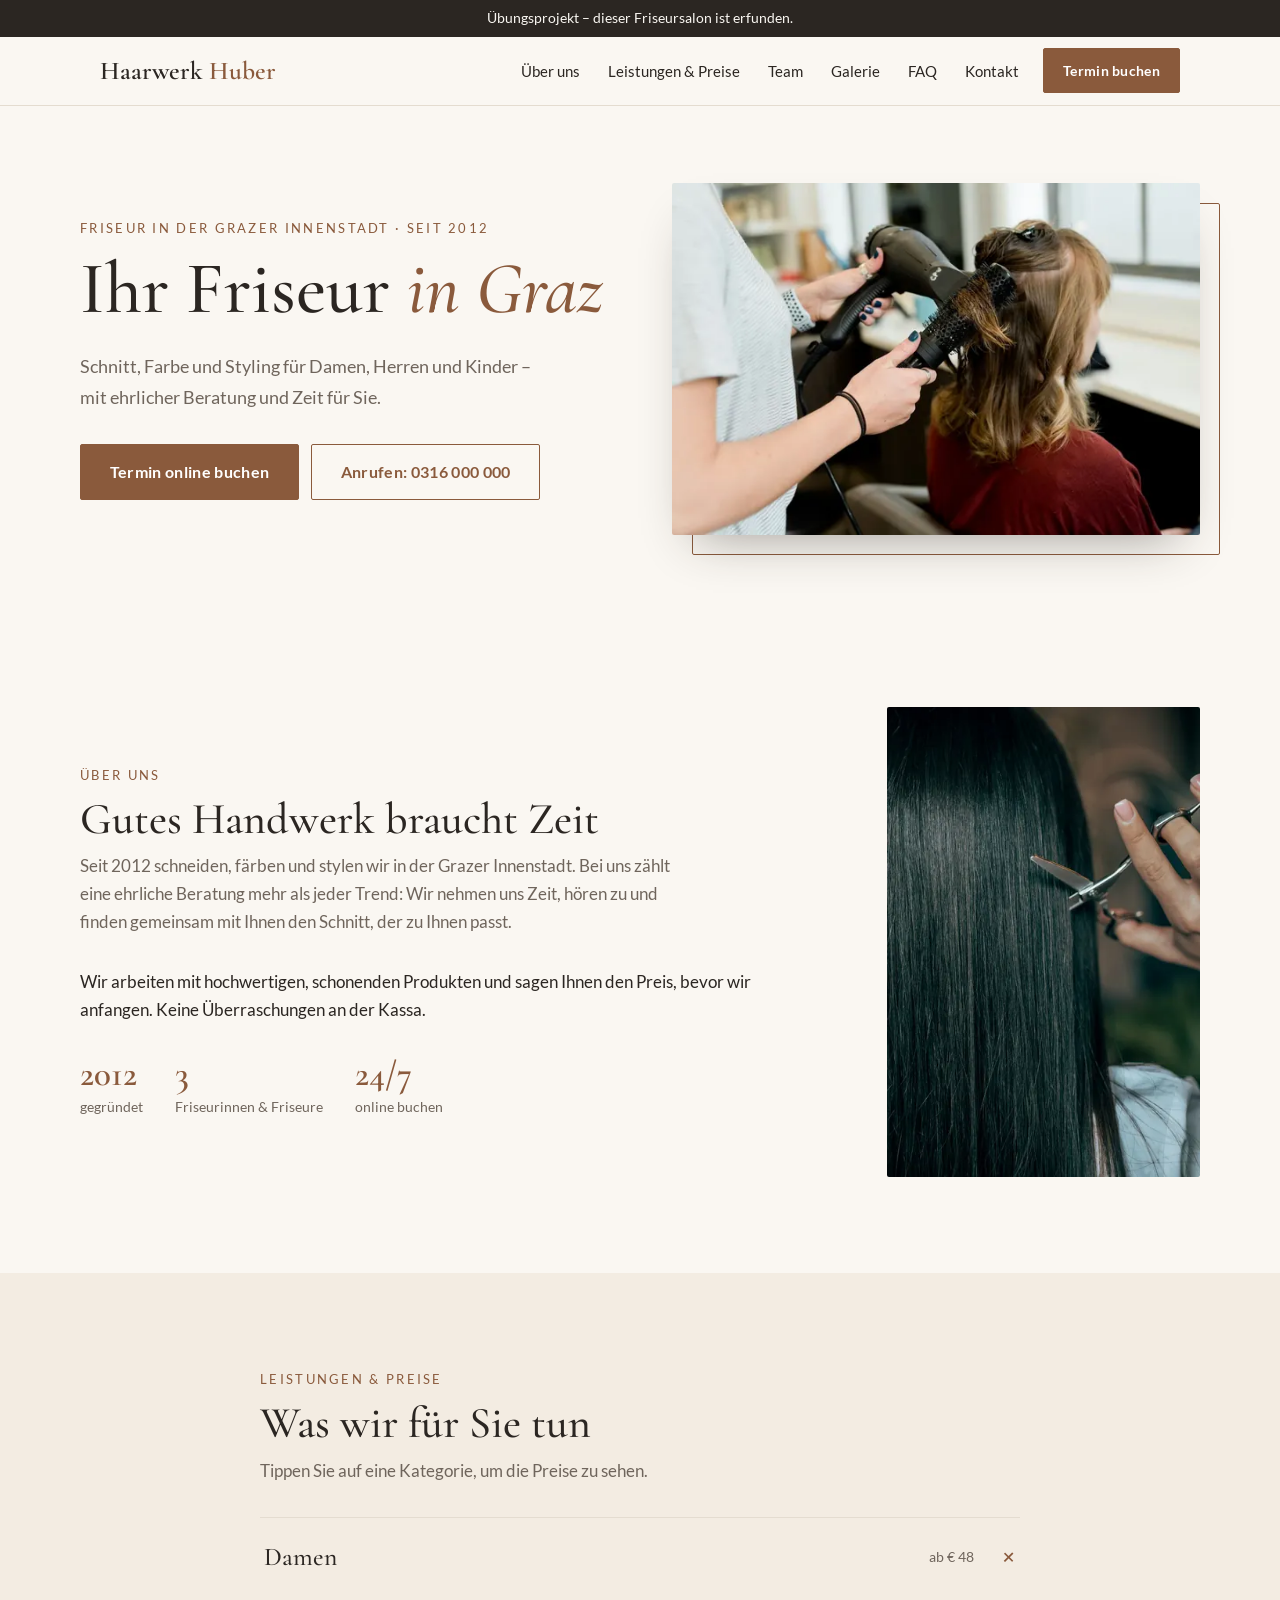
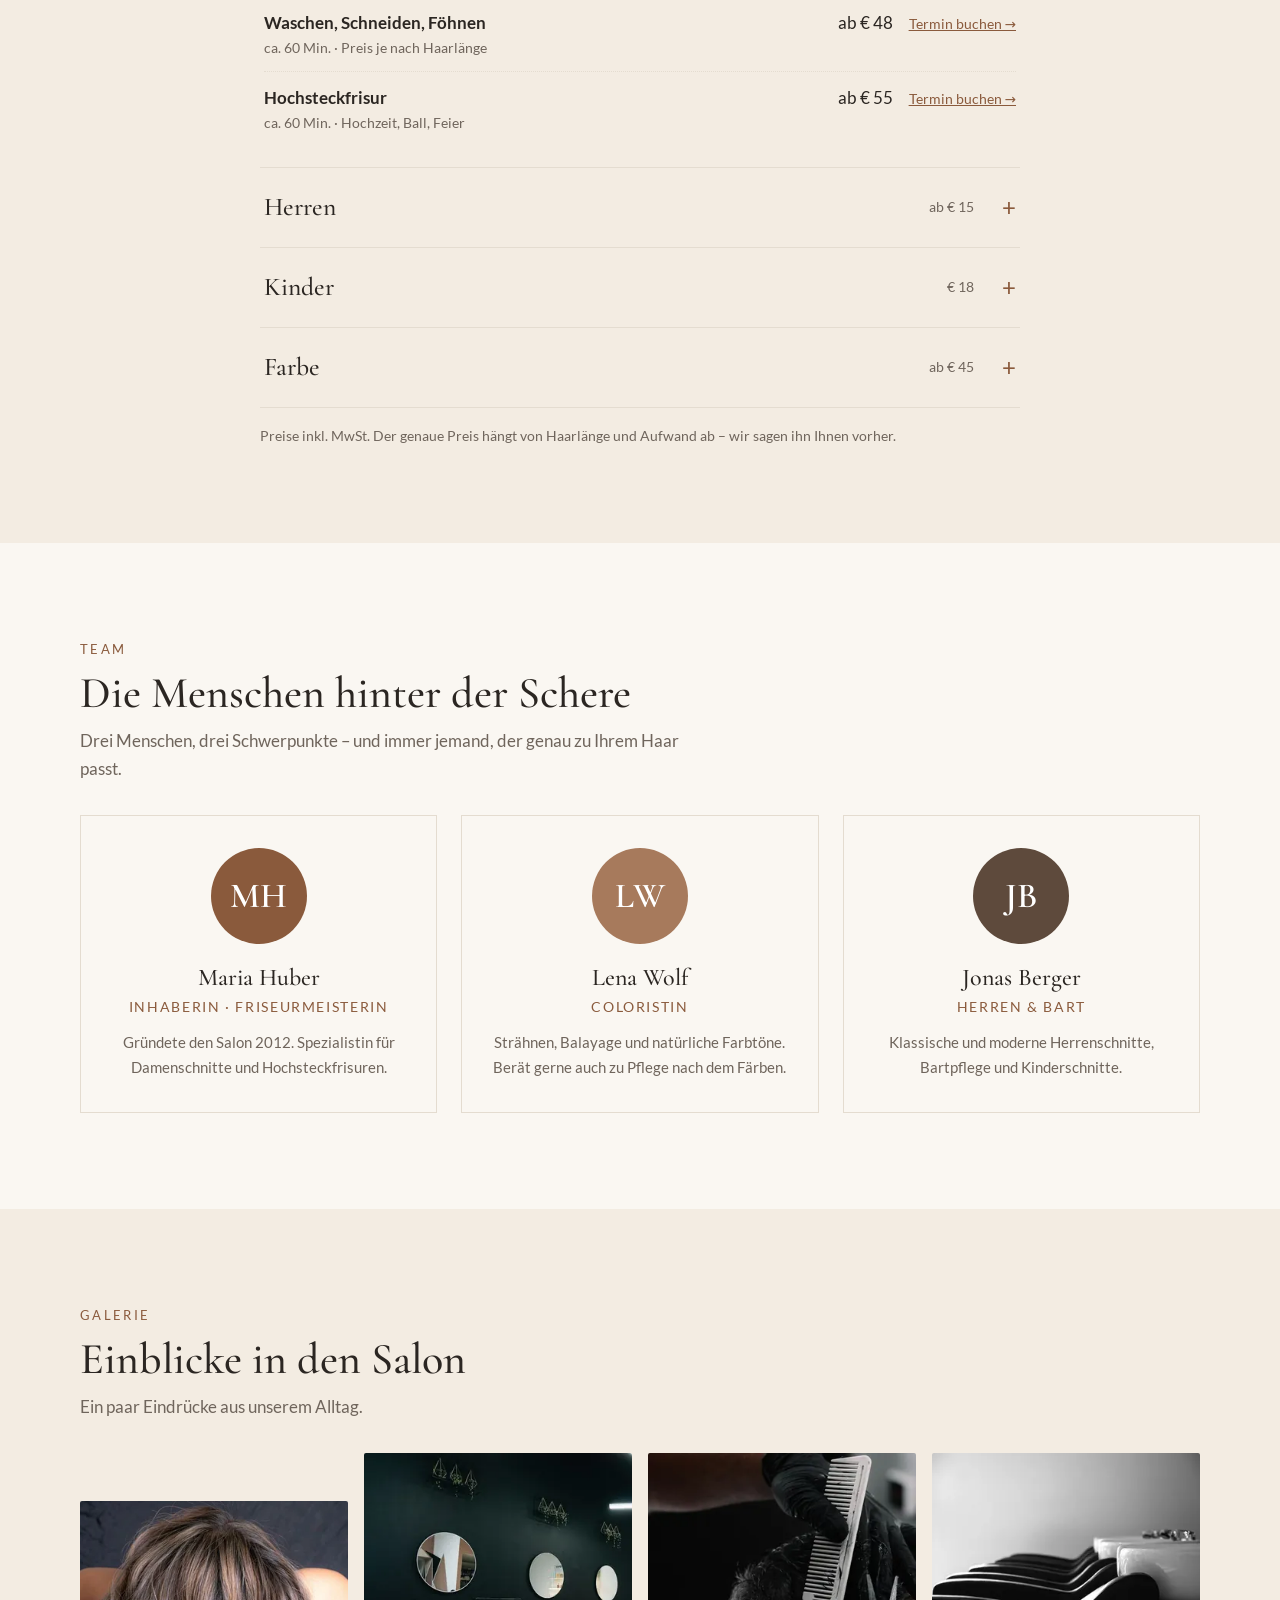
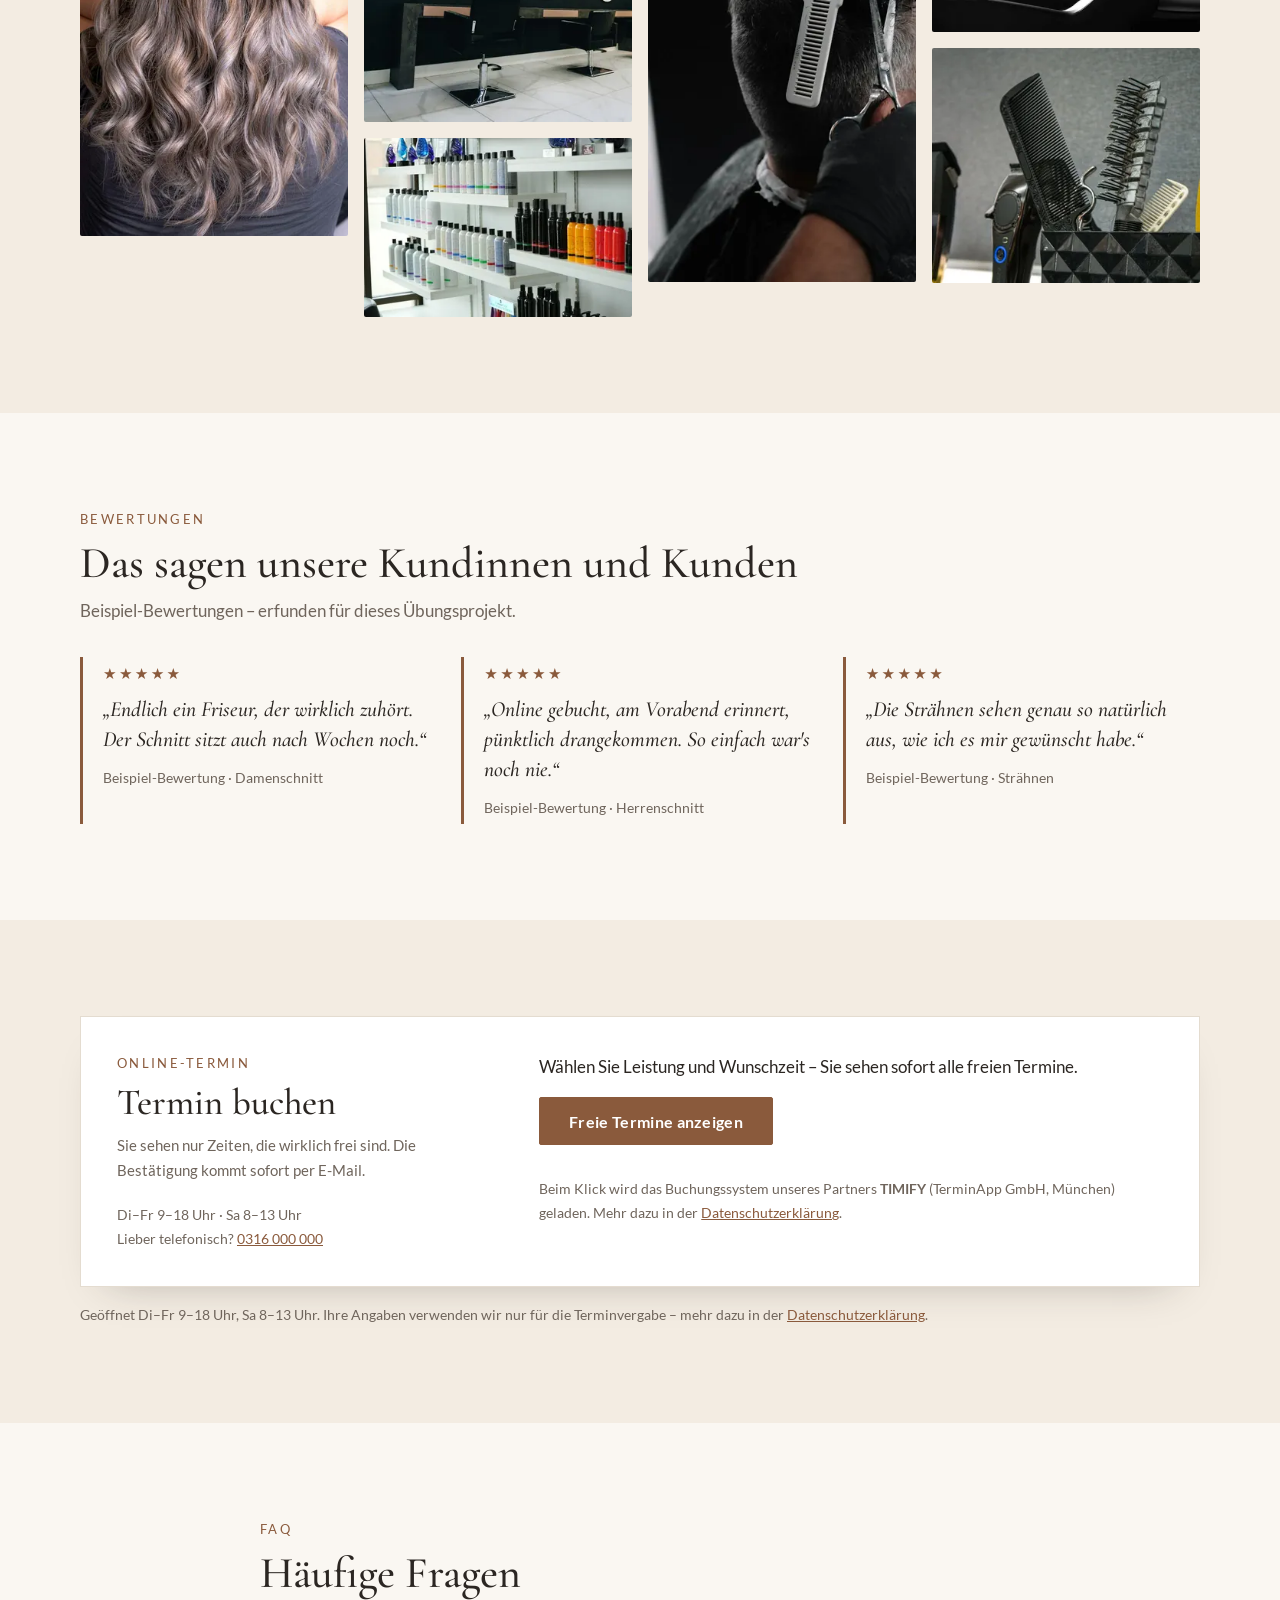
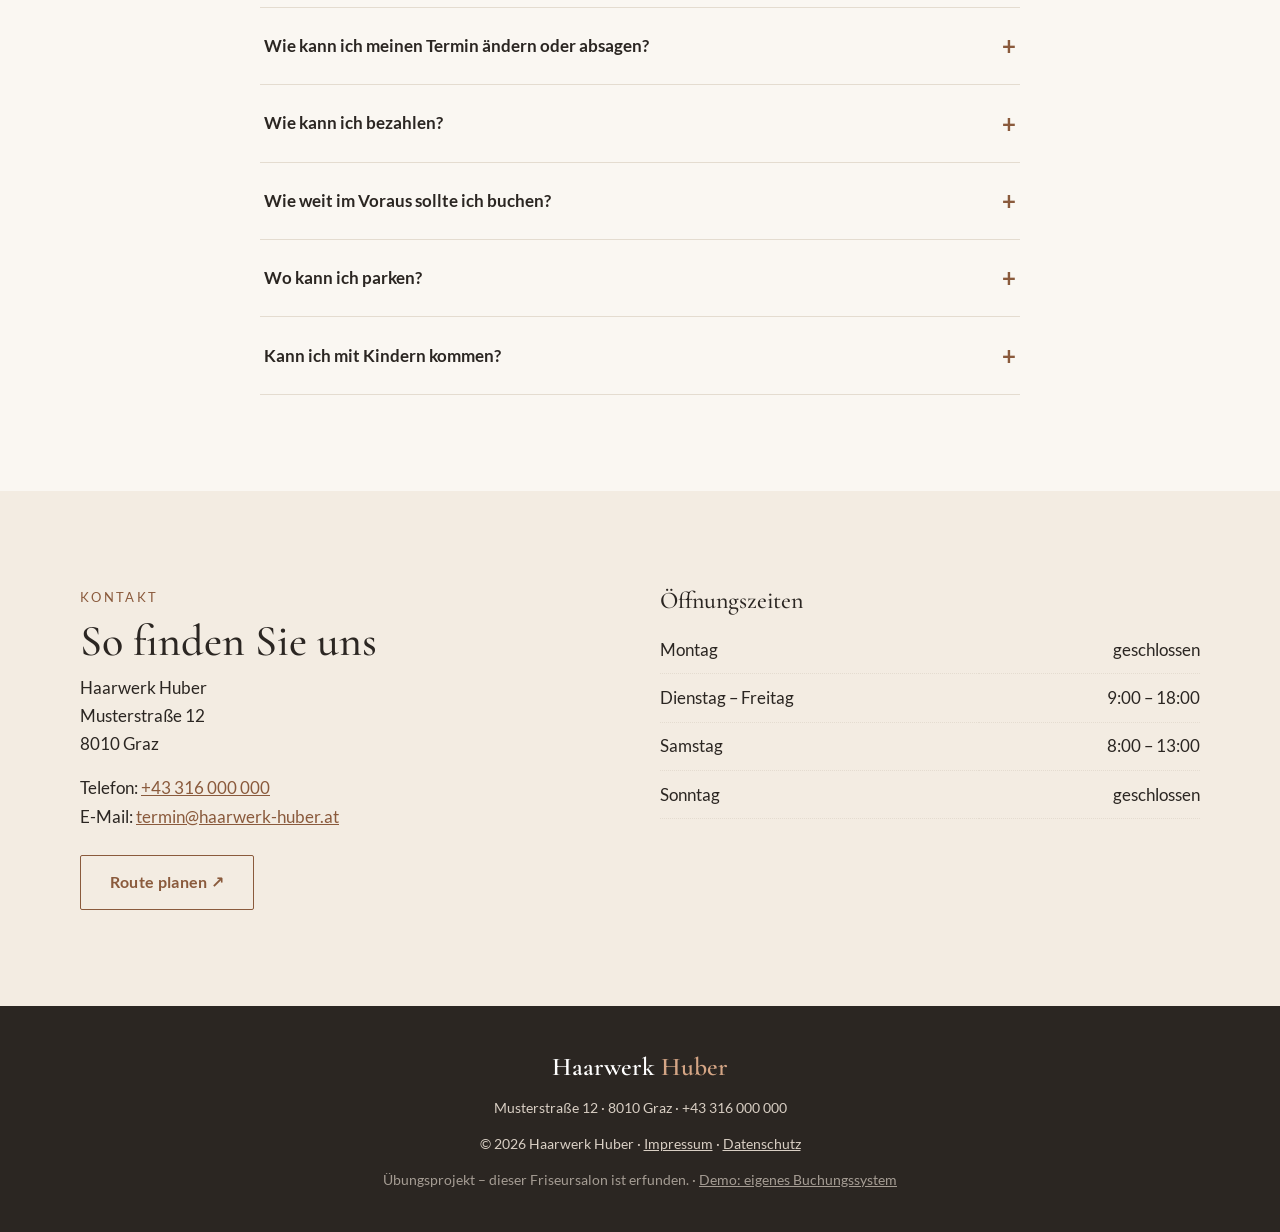
<file: index.html>
<!DOCTYPE html>
<html lang="de">
<head>
  <meta charset="UTF-8">
  <meta name="viewport" content="width=device-width, initial-scale=1.0">
  <title>Haarwerk Huber – Friseur in Graz | Termin online buchen</title>
  <meta name="description" content="Friseur in der Grazer Innenstadt für Damen, Herren und Kinder: Schnitt, Farbe, Styling. Freie Termine sofort sehen und online buchen.">
  <!-- Übungsprojekt: Google soll den erfundenen Salon NICHT in die Suche aufnehmen. Für einen echten Kunden diese Zeile löschen. -->
  <meta name="robots" content="noindex">
  <link rel="canonical" href="https://haarwerk-huber.pages.dev/">
  <meta name="theme-color" content="#faf7f2">

  <!-- Link-Vorschau (WhatsApp, Instagram, Facebook, LinkedIn …) -->
  <meta property="og:type" content="website">
  <meta property="og:locale" content="de_AT">
  <meta property="og:site_name" content="Haarwerk Huber">
  <meta property="og:title" content="Haarwerk Huber – Ihr Friseur in Graz">
  <meta property="og:description" content="Schnitt, Farbe und Styling für Damen, Herren und Kinder. Termin online buchen.">
  <meta property="og:url" content="https://haarwerk-huber.pages.dev/">
  <meta property="og:image" content="https://haarwerk-huber.pages.dev/img/og-image.jpg">
  <meta property="og:image:width" content="1200">
  <meta property="og:image:height" content="630">
  <meta property="og:image:alt" content="Haarwerk Huber, Friseur in Graz – Friseurin föhnt einer Kundin die Haare">
  <meta name="twitter:card" content="summary_large_image">

  <!-- Für Google: Was ist das für ein Geschäft? (schema.org "HairSalon") -->
  <script type="application/ld+json">
{
  "@context": "https://schema.org",
  "@type": "HairSalon",
  "name": "Haarwerk Huber",
  "description": "Friseur in der Grazer Innenstadt für Damen, Herren und Kinder: Schnitt, Farbe, Styling. Termin online buchen.",
  "url": "https://haarwerk-huber.pages.dev/",
  "image": "https://haarwerk-huber.pages.dev/img/og-image.jpg",
  "logo": "https://haarwerk-huber.pages.dev/apple-touch-icon.png",
  "telephone": "+43 316 000 000",
  "email": "termin@haarwerk-huber.at",
  "priceRange": "€€",
  "currenciesAccepted": "EUR",
  "paymentAccepted": "Bargeld, Bankomatkarte, Kreditkarte",
  "foundingDate": "2012",
  "address": {
    "@type": "PostalAddress",
    "streetAddress": "Musterstraße 12",
    "postalCode": "8010",
    "addressLocality": "Graz",
    "addressRegion": "Steiermark",
    "addressCountry": "AT"
  },
  "openingHoursSpecification": [
    {
      "@type": "OpeningHoursSpecification",
      "dayOfWeek": [
        "Tuesday",
        "Wednesday",
        "Thursday",
        "Friday"
      ],
      "opens": "09:00",
      "closes": "18:00"
    },
    {
      "@type": "OpeningHoursSpecification",
      "dayOfWeek": "Saturday",
      "opens": "08:00",
      "closes": "13:00"
    }
  ],
  "potentialAction": {
    "@type": "ReserveAction",
    "target": "https://haarwerk-huber.pages.dev/#termin",
    "name": "Termin online buchen"
  }
}
  </script>
  <link rel="preload" href="fonts/cormorant-garamond-latin-500-normal.woff2" as="font" type="font/woff2" crossorigin>
  <script>document.documentElement.classList.add('js');</script>
  <link rel="icon" href="favicon.ico?v=2" sizes="any">
  <link rel="icon" href="favicon-32.png?v=2" type="image/png" sizes="32x32">
  <link rel="apple-touch-icon" href="apple-touch-icon.png?v=2">
  <link rel="manifest" href="site.webmanifest?v=2">
  <link rel="stylesheet" href="style.css">
</head>
<body>

  <div class="notice">Übungsprojekt – dieser Friseursalon ist erfunden.</div>

  <header class="site-header">
    <div class="inner">
      <a class="logo" href="#top">Haarwerk <span>Huber</span></a>
      <nav class="site-nav" id="site-nav" aria-label="Hauptmenü">
        <ul>
          <li><a href="#ueber-uns">Über uns</a></li>
          <li><a href="#preise">Leistungen &amp; Preise</a></li>
          <li><a href="#team">Team</a></li>
          <li><a href="#galerie">Galerie</a></li>
          <li><a href="#faq">FAQ</a></li>
          <li><a href="#kontakt">Kontakt</a></li>
        </ul>
      </nav>
      <button class="menu-toggle" type="button" aria-controls="site-nav" aria-expanded="false" aria-label="Menü öffnen">☰</button>
      <a class="button header-cta" href="#termin"><span class="long">Termin buchen</span><span class="short">Buchen</span></a>
    </div>
  </header>

  <main id="top">

    <section class="hero">
      <div class="inner">
        <div>
          <span class="eyebrow" data-intro>Friseur in der Grazer Innenstadt · seit 2012</span>
          <h1 data-intro style="--delay:.1s">Ihr Friseur <em>in Graz</em></h1>
          <p data-intro style="--delay:.2s">Schnitt, Farbe und Styling für Damen, Herren und Kinder – mit ehrlicher Beratung und Zeit für Sie.</p>
          <div class="actions" data-intro style="--delay:.3s">
            <a class="button" href="#termin">Termin online buchen</a>
            <a class="button secondary" href="tel:+43316000000">Anrufen: 0316 000 000</a>
          </div>
        </div>
        <figure class="hero-photo" data-intro style="--delay:.25s">
          <img src="img/hero-1200.webp" srcset="img/hero-600.webp 600w, img/hero-1200.webp 1200w" sizes="(max-width: 860px) 100vw, 540px" alt="Friseurin föhnt einer Kundin die Haare mit der Rundbürste" width="1200" height="801" fetchpriority="high">
        </figure>
      </div>
    </section>

    <section class="section" id="ueber-uns">
      <div class="container split">
        <div>
          <span class="eyebrow" data-reveal>Über uns</span>
          <h2 data-reveal>Gutes Handwerk braucht Zeit</h2>
          <p class="lead">Seit 2012 schneiden, färben und stylen wir in der Grazer Innenstadt. Bei uns zählt eine ehrliche Beratung mehr als jeder Trend: Wir nehmen uns Zeit, hören zu und finden gemeinsam mit Ihnen den Schnitt, der zu Ihnen passt.</p>
          <p>Wir arbeiten mit hochwertigen, schonenden Produkten und sagen Ihnen den Preis, bevor wir anfangen. Keine Überraschungen an der Kassa.</p>
          <div class="facts" data-reveal style="--delay:.1s">
            <div><strong>2012</strong><span>gegründet</span></div>
            <div><strong>3</strong><span>Friseurinnen &amp; Friseure</span></div>
            <div><strong>24/7</strong><span>online buchen</span></div>
          </div>
        </div>
        <img src="img/ueber-uns-800.webp" srcset="img/ueber-uns-400.webp 400w, img/ueber-uns-800.webp 800w" sizes="(max-width: 760px) 280px, 360px" alt="Schere schneidet langes dunkles Haar" width="800" height="1200" loading="lazy" data-reveal style="--delay:.15s">
      </div>
    </section>

    <section class="section alt" id="preise">
      <div class="narrow">
        <span class="eyebrow">Leistungen &amp; Preise</span>
        <h2 data-reveal>Was wir für Sie tun</h2>
        <p class="lead">Tippen Sie auf eine Kategorie, um die Preise zu sehen.</p>
        <div class="accordion" data-reveal>
        <details open>
          <summary>Damen <span class="from">ab € 48</span></summary>
          <div class="panel">
            <div class="price-row">
              <span class="name">Waschen, Schneiden, Föhnen<span class="meta">ca. 60 Min. · Preis je nach Haarlänge</span></span>
              <span class="price">ab € 48</span>
              <a class="book" href="#termin" data-service="Damen – Waschen, Schneiden, Föhnen">Termin buchen →</a>
            </div>
            <div class="price-row">
              <span class="name">Hochsteckfrisur<span class="meta">ca. 60 Min. · Hochzeit, Ball, Feier</span></span>
              <span class="price">ab € 55</span>
              <a class="book" href="#termin" data-service="Hochsteckfrisur">Termin buchen →</a>
            </div>
          </div>
        </details>
        <details>
          <summary>Herren <span class="from">ab € 15</span></summary>
          <div class="panel">
            <div class="price-row">
              <span class="name">Waschen, Schneiden, Styling<span class="meta">ca. 30 Min.</span></span>
              <span class="price">€ 29</span>
              <a class="book" href="#termin" data-service="Herren – Waschen, Schneiden, Styling">Termin buchen →</a>
            </div>
            <div class="price-row">
              <span class="name">Bart trimmen<span class="meta">ca. 15 Min. · Konturen und Pflege</span></span>
              <span class="price">€ 15</span>
              <a class="book" href="#termin" data-service="Bart trimmen">Termin buchen →</a>
            </div>
          </div>
        </details>
        <details>
          <summary>Kinder <span class="from">€ 18</span></summary>
          <div class="panel">
            <div class="price-row">
              <span class="name">Kinderschnitt bis 12 Jahre<span class="meta">ca. 30 Min. · mit viel Geduld</span></span>
              <span class="price">€ 18</span>
              <a class="book" href="#termin" data-service="Kinder bis 12 Jahre">Termin buchen →</a>
            </div>
          </div>
        </details>
        <details>
          <summary>Farbe <span class="from">ab € 45</span></summary>
          <div class="panel">
            <div class="price-row">
              <span class="name">Färben (Ansatz)<span class="meta">ca. 90 Min. · inkl. Pflege</span></span>
              <span class="price">ab € 45</span>
              <a class="book" href="#termin" data-service="Färben (Ansatz)">Termin buchen →</a>
            </div>
            <div class="price-row">
              <span class="name">Strähnen<span class="meta">ca. 120 Min. · Folien- oder Balayage-Technik</span></span>
              <span class="price">ab € 65</span>
              <a class="book" href="#termin" data-service="Strähnen">Termin buchen →</a>
            </div>
          </div>
        </details>
        </div>
        <p class="small">Preise inkl. MwSt. Der genaue Preis hängt von Haarlänge und Aufwand ab – wir sagen ihn Ihnen vorher.</p>
      </div>
    </section>

    <section class="section" id="team">
      <div class="container">
        <span class="eyebrow">Team</span>
        <h2 data-reveal>Die Menschen hinter der Schere</h2>
        <p class="lead">Drei Menschen, drei Schwerpunkte – und immer jemand, der genau zu Ihrem Haar passt.</p>
        <div class="team">
          <article class="member" data-reveal style="--delay:0.00s">
            <div class="avatar" aria-hidden="true">MH</div>
            <h3>Maria Huber</h3>
            <p class="role">Inhaberin · Friseurmeisterin</p>
            <p>Gründete den Salon 2012. Spezialistin für Damenschnitte und Hochsteckfrisuren.</p>
          </article>
          <article class="member" data-reveal style="--delay:0.12s">
            <div class="avatar" aria-hidden="true">LW</div>
            <h3>Lena Wolf</h3>
            <p class="role">Coloristin</p>
            <p>Strähnen, Balayage und natürliche Farbtöne. Berät gerne auch zu Pflege nach dem Färben.</p>
          </article>
          <article class="member" data-reveal style="--delay:0.24s">
            <div class="avatar" aria-hidden="true">JB</div>
            <h3>Jonas Berger</h3>
            <p class="role">Herren &amp; Bart</p>
            <p>Klassische und moderne Herrenschnitte, Bartpflege und Kinderschnitte.</p>
          </article>
        </div>
      </div>
    </section>

    <section class="section alt" id="galerie">
      <div class="container">
        <span class="eyebrow">Galerie</span>
        <h2 data-reveal>Einblicke in den Salon</h2>
        <p class="lead">Ein paar Eindrücke aus unserem Alltag.</p>
        <div class="gallery">
          <figure data-reveal style="--delay:0.0s"><img src="img/galerie-1-700.webp" srcset="img/galerie-1-350.webp 350w, img/galerie-1-700.webp 700w" sizes="(max-width: 640px) 50vw, 270px" alt="Gewellte, gesträhnte Haare von hinten" width="700" height="875" loading="lazy"></figure>
          <figure data-reveal style="--delay:0.1s"><img src="img/galerie-2-700.webp" srcset="img/galerie-2-350.webp 350w, img/galerie-2-700.webp 700w" sizes="(max-width: 640px) 50vw, 270px" alt="Salon mit runden Spiegeln und Friseurstühlen" width="700" height="702" loading="lazy"></figure>
          <figure data-reveal style="--delay:0.2s"><img src="img/galerie-3-700.webp" srcset="img/galerie-3-350.webp 350w, img/galerie-3-700.webp 700w" sizes="(max-width: 640px) 50vw, 270px" alt="Pflegeprodukte im Regal" width="700" height="467" loading="lazy"></figure>
          <figure data-reveal style="--delay:0.0s"><img src="img/galerie-4-700.webp" srcset="img/galerie-4-350.webp 350w, img/galerie-4-700.webp 700w" sizes="(max-width: 640px) 50vw, 270px" alt="Herrenschnitt mit Kamm und Schere" width="700" height="1120" loading="lazy"></figure>
          <figure data-reveal style="--delay:0.1s"><img src="img/galerie-5-700.webp" srcset="img/galerie-5-350.webp 350w, img/galerie-5-700.webp 700w" sizes="(max-width: 640px) 50vw, 270px" alt="Waschbecken im Salon" width="700" height="467" loading="lazy"></figure>
          <figure data-reveal style="--delay:0.2s"><img src="img/galerie-6-700.webp" srcset="img/galerie-6-350.webp 350w, img/galerie-6-700.webp 700w" sizes="(max-width: 640px) 50vw, 270px" alt="Kämme und Bürsten" width="700" height="612" loading="lazy"></figure>
        </div>
      </div>
    </section>

    <section class="section" id="bewertungen">
      <div class="container">
        <span class="eyebrow">Bewertungen</span>
        <h2 data-reveal>Das sagen unsere Kundinnen und Kunden</h2>
        <p class="lead">Beispiel-Bewertungen – erfunden für dieses Übungsprojekt.</p>
        <div class="reviews">
          <figure class="review" data-reveal style="--delay:0.00s">
            <div class="stars" aria-label="5 von 5 Sternen">★★★★★</div>
            <blockquote>„Endlich ein Friseur, der wirklich zuhört. Der Schnitt sitzt auch nach Wochen noch.“</blockquote>
            <figcaption>Beispiel-Bewertung · Damenschnitt</figcaption>
          </figure>
          <figure class="review" data-reveal style="--delay:0.12s">
            <div class="stars" aria-label="5 von 5 Sternen">★★★★★</div>
            <blockquote>„Online gebucht, am Vorabend erinnert, pünktlich drangekommen. So einfach war's noch nie.“</blockquote>
            <figcaption>Beispiel-Bewertung · Herrenschnitt</figcaption>
          </figure>
          <figure class="review" data-reveal style="--delay:0.24s">
            <div class="stars" aria-label="5 von 5 Sternen">★★★★★</div>
            <blockquote>„Die Strähnen sehen genau so natürlich aus, wie ich es mir gewünscht habe.“</blockquote>
            <figcaption>Beispiel-Bewertung · Strähnen</figcaption>
          </figure>
        </div>
      </div>
    </section>

    <section class="section alt">
      <div class="container">
        <div class="booking-card" id="termin">
          <div class="booking-intro">
            <span class="eyebrow">Online-Termin</span>
            <h2>Termin buchen</h2>
            <p class="lead">Sie sehen nur Zeiten, die wirklich frei sind. Die Bestätigung kommt sofort per E-Mail.</p>
            <p class="small">Di–Fr 9–18 Uhr · Sa 8–13 Uhr<br>Lieber telefonisch? <a href="tel:+43316000000">0316 000 000</a></p>
          </div>
      <div class="timify-box" id="timify-box">
        <p>Wählen Sie Leistung und Wunschzeit – Sie sehen sofort alle freien Termine.</p>
        <button type="button" class="button" id="timify-open">Freie Termine anzeigen</button>
        <p class="small">Beim Klick wird das Buchungssystem unseres Partners <strong>TIMIFY</strong> (TerminApp GmbH, München) geladen.
          Mehr dazu in der <a href="datenschutz.html#timify">Datenschutzerklärung</a>.</p>
      </div>
        </div>
        <p class="small">Geöffnet Di–Fr 9–18 Uhr, Sa 8–13 Uhr. Ihre Angaben verwenden wir nur für die Terminvergabe – mehr dazu in der <a href="datenschutz.html">Datenschutzerklärung</a>.</p>
      </div>
    </section>

    <section class="section" id="faq">
      <div class="narrow">
        <span class="eyebrow">FAQ</span>
        <h2 data-reveal>Häufige Fragen</h2>
        <div class="accordion faq" data-reveal>
        <details>
          <summary>Wie kann ich meinen Termin ändern oder absagen?</summary>
          <div class="panel"><p>Ganz einfach online: In Ihrer Bestätigungs-E-Mail finden Sie den Button „Buchung bearbeiten/absagen“. Das geht bis 24 Stunden vor dem Termin. Danach rufen Sie uns bitte an: +43 316 000 000. So bekommt jemand anderer den Termin.</p></div>
        </details>
        <details>
          <summary>Wie kann ich bezahlen?</summary>
          <div class="panel"><p>Bar oder mit Karte (Bankomat, Kreditkarte).</p></div>
        </details>
        <details>
          <summary>Wie weit im Voraus sollte ich buchen?</summary>
          <div class="panel"><p>Für Schnitte reichen meist ein paar Tage. Für Farbe, Strähnen und Hochsteckfrisuren am Samstag buchen Sie am besten ein bis zwei Wochen vorher.</p></div>
        </details>
        <details>
          <summary>Wo kann ich parken?</summary>
          <div class="panel"><p>In der Umgebung gibt es Kurzparkzonen und eine Tiefgarage in wenigen Gehminuten. Mit der Straßenbahn sind Sie in fünf Minuten vom Jakominiplatz bei uns.</p></div>
        </details>
        <details>
          <summary>Kann ich mit Kindern kommen?</summary>
          <div class="panel"><p>Sehr gerne. Kinderschnitte bis 12 Jahre buchen Sie einfach online, wir nehmen uns dafür extra Zeit.</p></div>
        </details>
        </div>
      </div>
    </section>

    <section class="section alt" id="kontakt">
      <div class="container contact">
        <div>
          <span class="eyebrow">Kontakt</span>
          <h2 data-reveal>So finden Sie uns</h2>
          <address>
            <p>Haarwerk Huber<br>Musterstraße 12<br>8010 Graz</p>
            <p style="margin-top:1rem">
              Telefon: <a href="tel:+43316000000">+43 316 000 000</a><br>
              E-Mail: <a href="mailto:termin@haarwerk-huber.at">termin@haarwerk-huber.at</a>
            </p>
          </address>
          <p style="margin-top:1.5rem">
            <a class="button secondary" href="https://www.google.com/maps/search/?api=1&amp;query=Musterstra%C3%9Fe+12+8010+Graz" target="_blank" rel="noopener">Route planen ↗</a>
          </p>
        </div>
        <div id="oeffnungszeiten" data-reveal style="--delay:.1s">
          <h3>Öffnungszeiten</h3>
          <table>
            <tr><td>Montag</td><td>geschlossen</td></tr>
            <tr><td>Dienstag – Freitag</td><td>9:00 – 18:00</td></tr>
            <tr><td>Samstag</td><td>8:00 – 13:00</td></tr>
            <tr><td>Sonntag</td><td>geschlossen</td></tr>
          </table>
        </div>
      </div>
    </section>

  </main>

  <footer class="site-footer">
    <a class="logo" href="#top">Haarwerk <span>Huber</span></a>
    <p>Musterstraße 12 · 8010 Graz · +43 316 000 000</p>
    <p style="margin-top:0.75rem">© 2026 Haarwerk Huber · <a href="impressum.html">Impressum</a> · <a href="datenschutz.html">Datenschutz</a></p>
    <p style="margin-top:0.75rem;opacity:0.7">Übungsprojekt – dieser Friseursalon ist erfunden. · <a href="eigenes-system.html">Demo: eigenes Buchungssystem</a></p>
  </footer>

  <script src="shared.js"></script>
  <script>
    // ── Menü (☰) auf dem Handy auf- und zuklappen ──
    const menuButton = document.querySelector('.menu-toggle');
    const nav = document.getElementById('site-nav');
    function setMenu(open) {
      nav.classList.toggle('open', open);
      menuButton.setAttribute('aria-expanded', String(open));
      menuButton.setAttribute('aria-label', open ? 'Menü schließen' : 'Menü öffnen');
      menuButton.textContent = open ? '✕' : '☰';
    }
    menuButton.addEventListener('click', () => setMenu(!nav.classList.contains('open')));
    nav.addEventListener('click', (e) => { if (e.target.closest('a')) setMenu(false); }); // Link gewählt → zu
    document.addEventListener('keydown', (e) => { if (e.key === 'Escape') setMenu(false); });

    // ── Header bekommt beim Scrollen einen Schatten ──
    const header = document.querySelector('.site-header');
    const onScroll = () => header.classList.toggle('scrolled', window.scrollY > 10);
    window.addEventListener('scroll', onScroll, { passive: true });
    onScroll();

    // ── Elemente weich einblenden, sobald sie ins Bild kommen ──
    // IntersectionObserver meldet, wenn ein Element sichtbar wird – ohne bei jedem Scroll-Pixel zu rechnen.
    const revealObserver = new IntersectionObserver((entries) => {
      entries.forEach((entry) => {
        if (entry.isIntersecting) {
          entry.target.classList.add('visible');
          revealObserver.unobserve(entry.target); // nur einmal einblenden
        }
      });
    }, { threshold: 0.12, rootMargin: '0px 0px -40px 0px' });
    document.querySelectorAll('[data-reveal]').forEach((el) => revealObserver.observe(el));
  </script>
  
  <script>
    // ── Online-Buchung über TIMIFY ──
    // Das Widget wird erst beim Klick geladen: vorher geht keine Anfrage an TIMIFY (Datenschutz, Ladezeit).
    const TIMIFY_URL = 'https://book.timify.com/services?accountId=6af89d45a684f831720dd43b&hideCloseButton=true&locale=de-de';
    function openTimify() {
      const box = document.getElementById('timify-box');
      if (box.querySelector('iframe')) return;
      const frame = document.createElement('iframe');
      frame.src = TIMIFY_URL;
      frame.title = 'Online-Terminbuchung';
      frame.className = 'timify-frame';
      box.innerHTML = '';
      box.appendChild(frame);
    }
    document.getElementById('timify-open').addEventListener('click', openTimify);
    // "Termin buchen" in Preisliste, Menü und Hero: zum Buchungsbereich springen und Widget gleich öffnen
    document.querySelectorAll('a[href="#termin"]').forEach((link) => link.addEventListener('click', openTimify));
  </script>

</body>
</html>
</file>
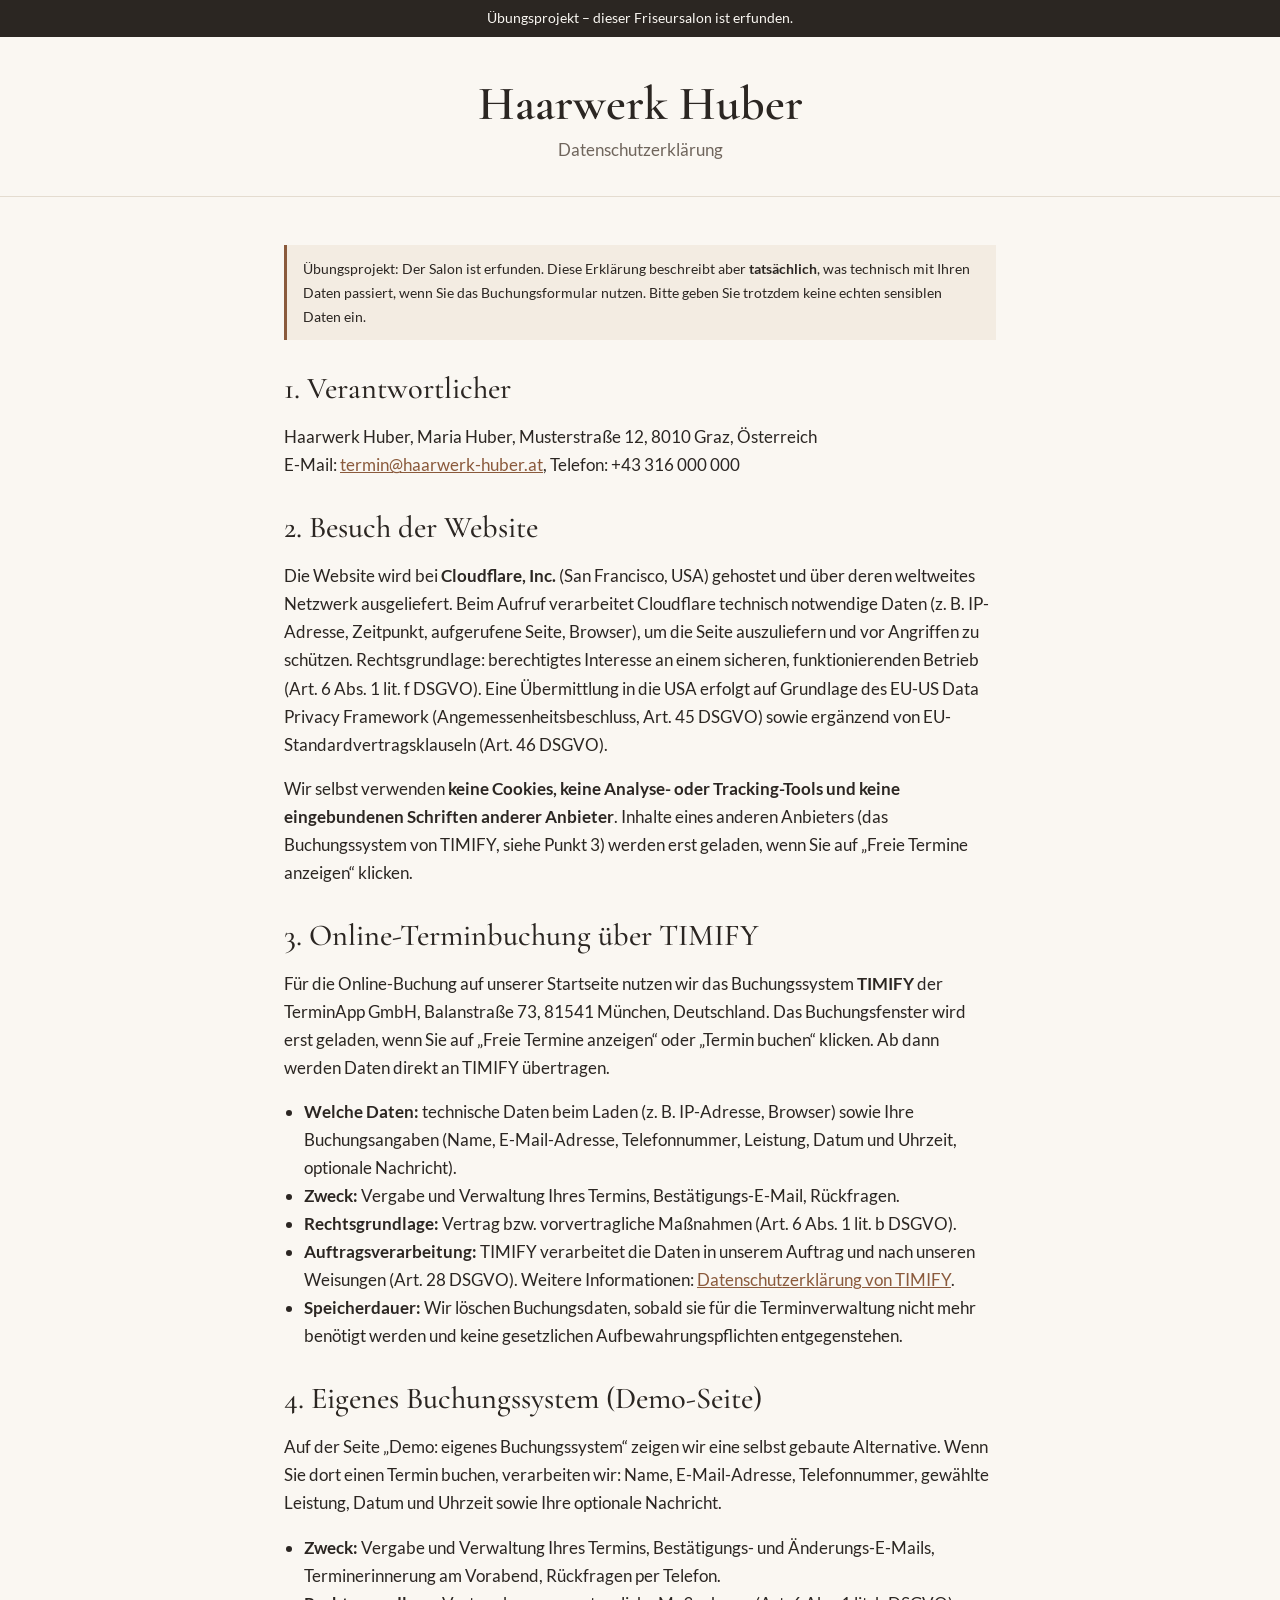
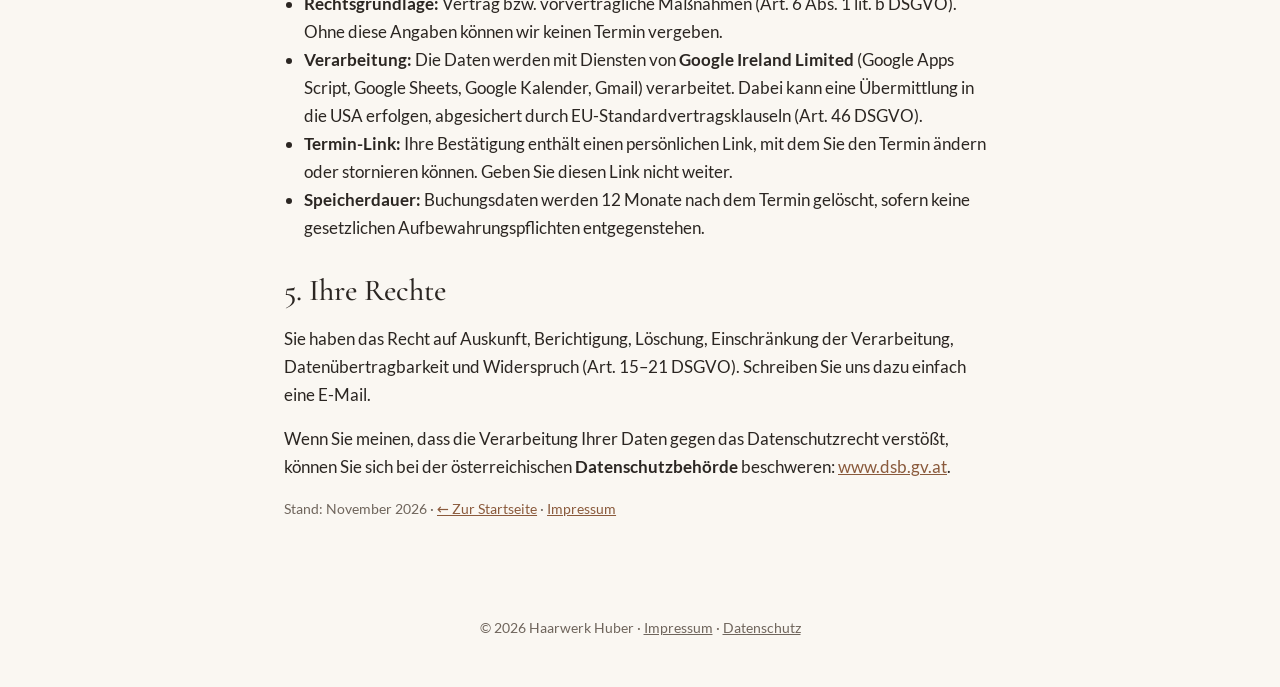
<file: datenschutz.html>
<!DOCTYPE html>
<html lang="de">
<head>
  <meta charset="UTF-8">
  <meta name="viewport" content="width=device-width, initial-scale=1.0">
  <title>Datenschutz – Haarwerk Huber</title>
  <meta name="robots" content="noindex">
  <link rel="icon" href="favicon.ico?v=2" sizes="any">
  <link rel="icon" href="favicon-32.png?v=2" type="image/png" sizes="32x32">
  <link rel="apple-touch-icon" href="apple-touch-icon.png?v=2">
  <link rel="stylesheet" href="style.css">
</head>
<body class="subpage">

  <div class="notice">Übungsprojekt – dieser Friseursalon ist erfunden.</div>

  <header class="small-header">
    <h1><a href="/">Haarwerk Huber</a></h1>
    <p>Datenschutzerklärung</p>
  </header>

  <main>
    <section class="legal">
      <p class="fictional">Übungsprojekt: Der Salon ist erfunden. Diese Erklärung beschreibt aber
        <strong>tatsächlich</strong>, was technisch mit Ihren Daten passiert, wenn Sie das Buchungsformular nutzen.
        Bitte geben Sie trotzdem keine echten sensiblen Daten ein.</p>

      <h2>1. Verantwortlicher</h2>
      <p>Haarwerk Huber, Maria Huber, Musterstraße 12, 8010 Graz, Österreich<br>
        E-Mail: <a href="mailto:termin@haarwerk-huber.at">termin@haarwerk-huber.at</a>, Telefon: +43 316 000 000</p>

      <h2>2. Besuch der Website</h2>
      <p>Die Website wird bei <strong>Cloudflare, Inc.</strong> (San Francisco, USA) gehostet und über deren
        weltweites Netzwerk ausgeliefert. Beim Aufruf verarbeitet Cloudflare technisch notwendige Daten (z. B.
        IP-Adresse, Zeitpunkt, aufgerufene Seite, Browser), um die Seite auszuliefern und vor Angriffen zu schützen.
        Rechtsgrundlage: berechtigtes Interesse an einem sicheren, funktionierenden Betrieb (Art. 6 Abs. 1 lit. f
        DSGVO). Eine Übermittlung in die USA erfolgt auf Grundlage des EU-US Data Privacy Framework
        (Angemessenheitsbeschluss, Art. 45 DSGVO) sowie ergänzend von EU-Standardvertragsklauseln (Art. 46 DSGVO).</p>
      <p>Wir selbst verwenden <strong>keine Cookies, keine Analyse- oder Tracking-Tools und keine eingebundenen
        Schriften anderer Anbieter</strong>. Inhalte eines anderen Anbieters (das Buchungssystem von TIMIFY, siehe Punkt 3)
        werden erst geladen, wenn Sie auf „Freie Termine anzeigen“ klicken.</p>

      <h2 id="timify">3. Online-Terminbuchung über TIMIFY</h2>
      <p>Für die Online-Buchung auf unserer Startseite nutzen wir das Buchungssystem <strong>TIMIFY</strong> der
        TerminApp GmbH, Balanstraße 73, 81541 München, Deutschland. Das Buchungsfenster wird erst geladen, wenn Sie
        auf „Freie Termine anzeigen“ oder „Termin buchen“ klicken. Ab dann werden Daten direkt an TIMIFY übertragen.</p>
      <ul>
        <li><strong>Welche Daten:</strong> technische Daten beim Laden (z. B. IP-Adresse, Browser) sowie Ihre
          Buchungsangaben (Name, E-Mail-Adresse, Telefonnummer, Leistung, Datum und Uhrzeit, optionale Nachricht).</li>
        <li><strong>Zweck:</strong> Vergabe und Verwaltung Ihres Termins, Bestätigungs-E-Mail, Rückfragen.</li>
        <li><strong>Rechtsgrundlage:</strong> Vertrag bzw. vorvertragliche Maßnahmen (Art. 6 Abs. 1 lit. b DSGVO).</li>
        <li><strong>Auftragsverarbeitung:</strong> TIMIFY verarbeitet die Daten in unserem Auftrag und nach unseren
          Weisungen (Art. 28 DSGVO). Weitere Informationen:
          <a href="https://www.timify.com/de/legal/" rel="noopener">Datenschutzerklärung von TIMIFY</a>.</li>
        <li><strong>Speicherdauer:</strong> Wir löschen Buchungsdaten, sobald sie für die Terminverwaltung nicht mehr
          benötigt werden und keine gesetzlichen Aufbewahrungspflichten entgegenstehen.</li>
      </ul>

      <h2>4. Eigenes Buchungssystem (Demo-Seite)</h2>
      <p>Auf der Seite „Demo: eigenes Buchungssystem“ zeigen wir eine selbst gebaute Alternative.
        Wenn Sie dort einen Termin buchen, verarbeiten wir: Name, E-Mail-Adresse, Telefonnummer, gewählte Leistung,
        Datum und Uhrzeit sowie Ihre optionale Nachricht.</p>
      <ul>
        <li><strong>Zweck:</strong> Vergabe und Verwaltung Ihres Termins, Bestätigungs- und Änderungs-E-Mails, Terminerinnerung am Vorabend,
          Rückfragen per Telefon.</li>
        <li><strong>Rechtsgrundlage:</strong> Vertrag bzw. vorvertragliche Maßnahmen (Art. 6 Abs. 1 lit. b DSGVO).
          Ohne diese Angaben können wir keinen Termin vergeben.</li>
        <li><strong>Verarbeitung:</strong> Die Daten werden mit Diensten von <strong>Google Ireland Limited</strong>
          (Google Apps Script, Google Sheets, Google Kalender, Gmail) verarbeitet. Dabei kann eine Übermittlung in
          die USA erfolgen, abgesichert durch EU-Standardvertragsklauseln (Art. 46 DSGVO).</li>
        <li><strong>Termin-Link:</strong> Ihre Bestätigung enthält einen persönlichen Link, mit dem Sie den Termin
          ändern oder stornieren können. Geben Sie diesen Link nicht weiter.</li>
        <li><strong>Speicherdauer:</strong> Buchungsdaten werden 12 Monate nach dem Termin gelöscht, sofern keine
          gesetzlichen Aufbewahrungspflichten entgegenstehen.</li>
      </ul>

      <h2>5. Ihre Rechte</h2>
      <p>Sie haben das Recht auf Auskunft, Berichtigung, Löschung, Einschränkung der Verarbeitung,
        Datenübertragbarkeit und Widerspruch (Art. 15–21 DSGVO). Schreiben Sie uns dazu einfach eine E-Mail.</p>
      <p>Wenn Sie meinen, dass die Verarbeitung Ihrer Daten gegen das Datenschutzrecht verstößt, können Sie sich bei
        der österreichischen <strong>Datenschutzbehörde</strong> beschweren:
        <a href="https://www.dsb.gv.at" rel="noopener">www.dsb.gv.at</a>.</p>

      <p class="small">Stand: November 2026 · <a href="/">← Zur Startseite</a> · <a href="impressum.html">Impressum</a></p>
    </section>
  </main>

  <footer>
    © 2026 Haarwerk Huber · <a href="impressum.html">Impressum</a> · <a href="datenschutz.html">Datenschutz</a>
  </footer>
</body>
</html>
</file>
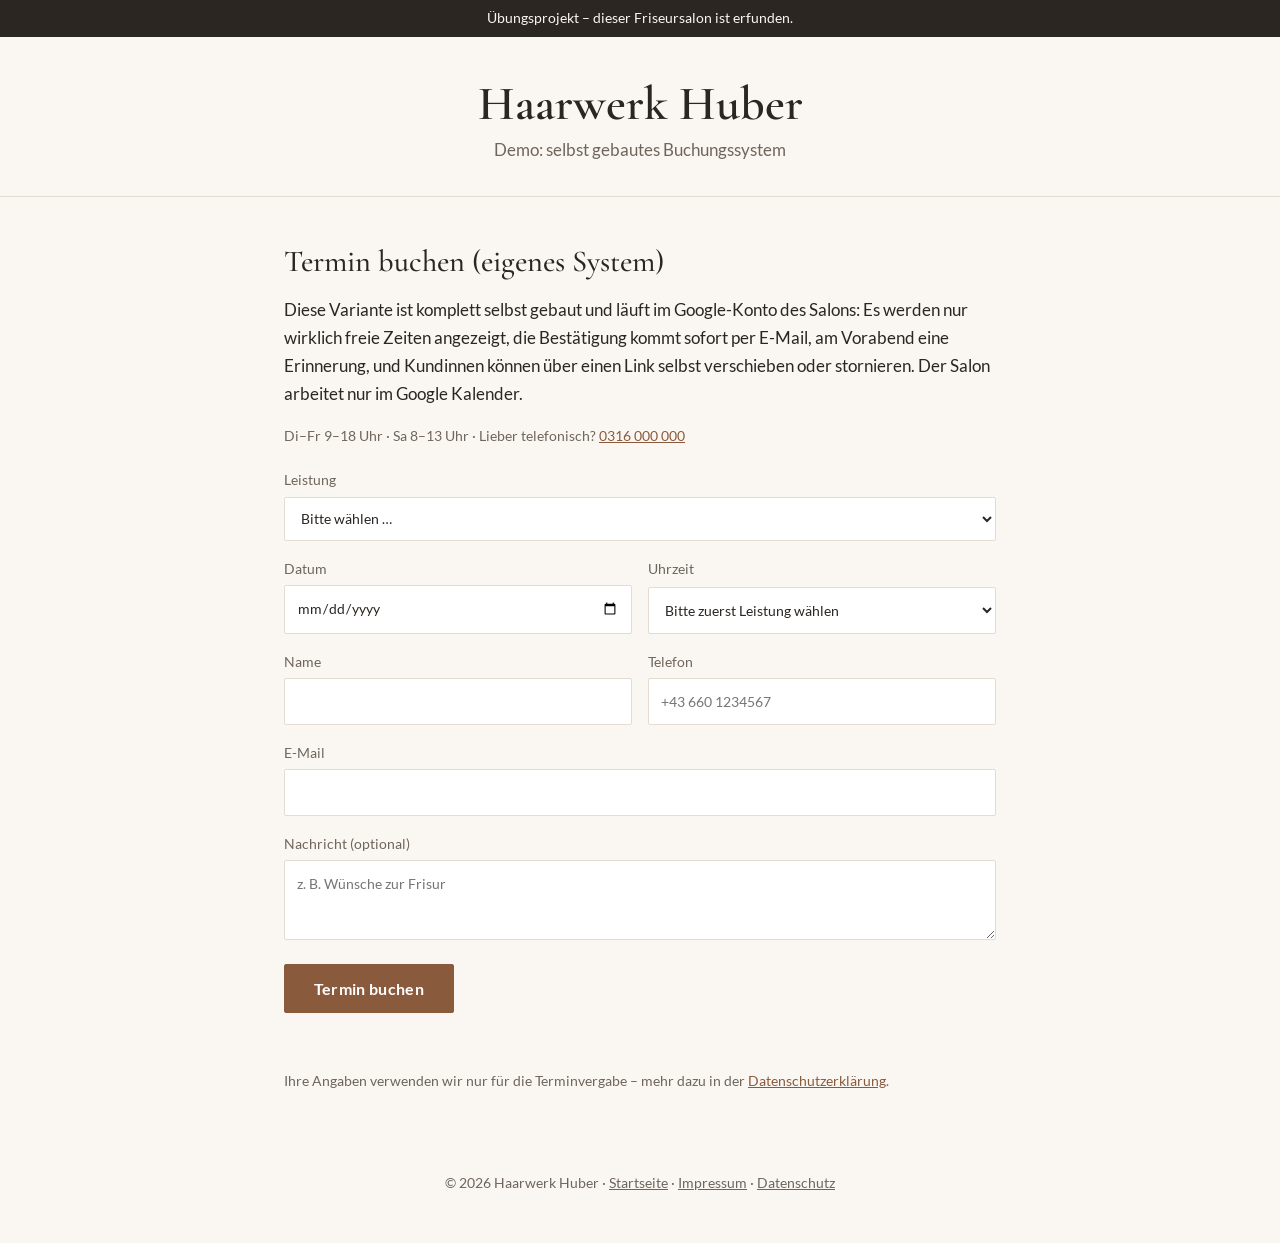
<file: eigenes-system.html>
<!DOCTYPE html>
<html lang="de">
<head>
  <meta charset="UTF-8">
  <meta name="viewport" content="width=device-width, initial-scale=1.0">
  <title>Eigenes Buchungssystem (Demo) – Haarwerk Huber</title>
  <meta name="robots" content="noindex">
  <link rel="icon" href="favicon.ico?v=2" sizes="any">
  <link rel="icon" href="favicon-32.png?v=2" type="image/png" sizes="32x32">
  <link rel="apple-touch-icon" href="apple-touch-icon.png?v=2">
  <link rel="stylesheet" href="style.css">
</head>
<body class="subpage">

  <div class="notice">Übungsprojekt – dieser Friseursalon ist erfunden.</div>

  <header class="small-header">
    <h1><a href="/">Haarwerk Huber</a></h1>
    <p>Demo: selbst gebautes Buchungssystem</p>
  </header>

  <main>
    <section>
      <h2>Termin buchen (eigenes System)</h2>
      <p>Diese Variante ist komplett selbst gebaut und läuft im Google-Konto des Salons: Es werden nur wirklich freie
        Zeiten angezeigt, die Bestätigung kommt sofort per E-Mail, am Vorabend eine Erinnerung, und Kundinnen können
        über einen Link selbst verschieben oder stornieren. Der Salon arbeitet nur im Google Kalender.</p>
      <p class="small" style="margin-bottom:1.25rem">Di–Fr 9–18 Uhr · Sa 8–13 Uhr · Lieber telefonisch? <a href="tel:+43316000000">0316 000 000</a></p>
      <form id="booking-form">
        <label>Leistung
          <select name="service" required>
            <option value="">Bitte wählen …</option>
            <option>Damen – Waschen, Schneiden, Föhnen</option>
            <option>Herren – Waschen, Schneiden, Styling</option>
            <option>Kinder bis 12 Jahre</option>
            <option>Färben (Ansatz)</option>
            <option>Strähnen</option>
            <option>Bart trimmen</option>
            <option>Hochsteckfrisur</option>
          </select>
        </label>
        <div class="row">
          <label>Datum
            <input type="date" name="date" required>
          </label>
          <label>Uhrzeit
            <select name="time" required><option value="">Bitte wählen …</option></select>
          </label>
        </div>
        <div class="row">
          <label>Name
            <input type="text" name="name" autocomplete="name" required>
          </label>
          <label>Telefon
            <input type="tel" name="phone" autocomplete="tel" inputmode="tel" placeholder="+43 660 1234567" required>
          </label>
        </div>
        <label>E-Mail
          <input type="email" name="email" autocomplete="email" required>
        </label>
        <label>Nachricht (optional)
          <textarea name="message" placeholder="z. B. Wünsche zur Frisur"></textarea>
        </label>
        <label class="hp" aria-hidden="true">Website
          <input type="text" name="website" tabindex="-1" autocomplete="off">
        </label>
        <button type="submit" class="button">Termin buchen</button>
        <p id="form-status" role="status"></p>
      </form>
      <p class="small">Ihre Angaben verwenden wir nur für die Terminvergabe – mehr dazu in der <a href="datenschutz.html">Datenschutzerklärung</a>.</p>
    </section>
  </main>

  <footer>
    © 2026 Haarwerk Huber · <a href="/">Startseite</a> · <a href="impressum.html">Impressum</a> · <a href="datenschutz.html">Datenschutz</a>
  </footer>

  <script src="shared.js"></script>
  <script>
    const form = document.getElementById('booking-form');
    const status = document.getElementById('form-status');
    const dateInput = form.elements.date;
    const timeSelect = form.elements.time;
    const serviceSelect = form.elements.service;
    const phoneInput = form.elements.phone;

    dateInput.min = todayISO();

    // Freie Uhrzeiten neu laden, wenn Datum oder Leistung (= Dauer) sich ändert
    function updateTimes() {
      if (!serviceSelect.value) {
        timeSelect.innerHTML = '';
        timeSelect.add(new Option('Bitte zuerst Leistung wählen', ''));
        return;
      }
      loadFreeTimes(timeSelect, dateInput.value, { service: serviceSelect.value }, SERVICES[serviceSelect.value]);
    }
    updateTimes();
    dateInput.addEventListener('change', updateTimes);
    serviceSelect.addEventListener('change', updateTimes);

    phoneInput.addEventListener('input', () => phoneInput.setCustomValidity(''));

    form.addEventListener('submit', async (e) => {
      e.preventDefault();
      phoneInput.value = phoneInput.value.trim();
      if (!isValidPhone(phoneInput.value)) {
        phoneInput.setCustomValidity('Bitte eine gültige Telefonnummer eingeben, z. B. +43 660 1234567');
        phoneInput.reportValidity();
        return;
      }
      const button = form.querySelector('button');
      button.disabled = true;
      showStatus(status, '', 'Wird gesendet …');
      try {
        const data = await callBooking('POST', new FormData(form));
        showStatus(status, data.ok ? 'ok' : 'error', data.message);
        if (data.ok) form.reset();
        updateTimes(); // nach Erfolg zurücksetzen, nach "nicht frei" die aktuellen Zeiten zeigen
      } catch (err) {
        showStatus(status, 'error', 'Die Buchung konnte nicht gesendet werden. Bitte rufen Sie uns an: ' + PHONE);
      } finally {
        button.disabled = false;
      }
    });
  </script>
</body>
</html>
</file>
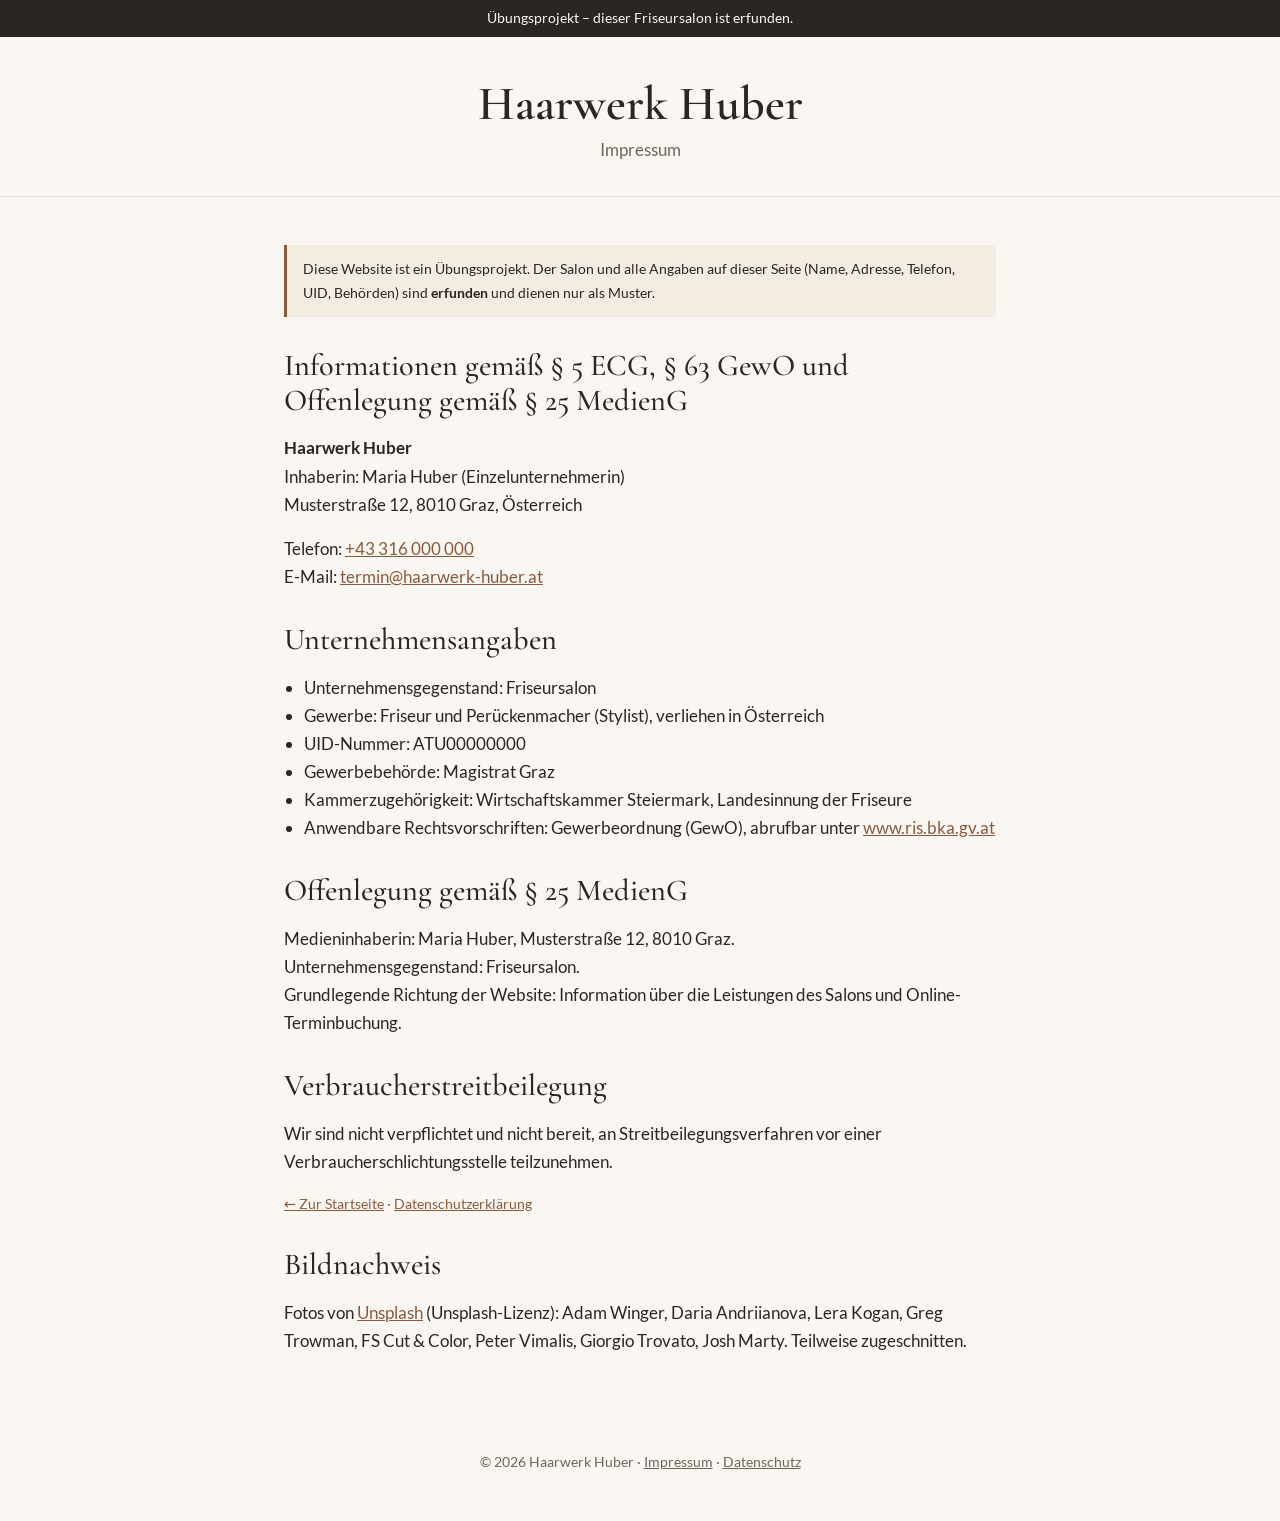
<file: impressum.html>
<!DOCTYPE html>
<html lang="de">
<head>
  <meta charset="UTF-8">
  <meta name="viewport" content="width=device-width, initial-scale=1.0">
  <title>Impressum – Haarwerk Huber</title>
  <meta name="robots" content="noindex">
  <link rel="icon" href="favicon.ico?v=2" sizes="any">
  <link rel="icon" href="favicon-32.png?v=2" type="image/png" sizes="32x32">
  <link rel="apple-touch-icon" href="apple-touch-icon.png?v=2">
  <link rel="stylesheet" href="style.css">
</head>
<body class="subpage">

  <div class="notice">Übungsprojekt – dieser Friseursalon ist erfunden.</div>

  <header class="small-header">
    <h1><a href="/">Haarwerk Huber</a></h1>
    <p>Impressum</p>
  </header>

  <main>
    <section class="legal">
      <p class="fictional">Diese Website ist ein Übungsprojekt. Der Salon und alle Angaben auf dieser Seite
        (Name, Adresse, Telefon, UID, Behörden) sind <strong>erfunden</strong> und dienen nur als Muster.</p>

      <h2>Informationen gemäß § 5 ECG, § 63 GewO und Offenlegung gemäß § 25 MedienG</h2>
      <p>
        <strong>Haarwerk Huber</strong><br>
        Inhaberin: Maria Huber (Einzelunternehmerin)<br>
        Musterstraße 12, 8010 Graz, Österreich
      </p>
      <p>
        Telefon: <a href="tel:+43316000000">+43 316 000 000</a><br>
        E-Mail: <a href="mailto:termin@haarwerk-huber.at">termin@haarwerk-huber.at</a>
      </p>

      <h2>Unternehmensangaben</h2>
      <ul>
        <li>Unternehmensgegenstand: Friseursalon</li>
        <li>Gewerbe: Friseur und Perückenmacher (Stylist), verliehen in Österreich</li>
        <li>UID-Nummer: ATU00000000</li>
        <li>Gewerbebehörde: Magistrat Graz</li>
        <li>Kammerzugehörigkeit: Wirtschaftskammer Steiermark, Landesinnung der Friseure</li>
        <li>Anwendbare Rechtsvorschriften: Gewerbeordnung (GewO), abrufbar unter
          <a href="https://www.ris.bka.gv.at" rel="noopener">www.ris.bka.gv.at</a></li>
      </ul>

      <h2>Offenlegung gemäß § 25 MedienG</h2>
      <p>Medieninhaberin: Maria Huber, Musterstraße 12, 8010 Graz.<br>
        Unternehmensgegenstand: Friseursalon.<br>
        Grundlegende Richtung der Website: Information über die Leistungen des Salons und Online-Terminbuchung.</p>

      <h2>Verbraucherstreitbeilegung</h2>
      <p>Wir sind nicht verpflichtet und nicht bereit, an Streitbeilegungsverfahren vor einer
        Verbraucherschlichtungsstelle teilzunehmen.</p>

      <p class="small"><a href="/">← Zur Startseite</a> · <a href="datenschutz.html">Datenschutzerklärung</a></p>

      <h2>Bildnachweis</h2>
      <p>Fotos von <a href="https://unsplash.com" target="_blank" rel="noopener">Unsplash</a>
        (Unsplash-Lizenz): Adam Winger, Daria Andriianova, Lera Kogan, Greg Trowman, FS Cut &amp; Color,
        Peter Vimalis, Giorgio Trovato, Josh Marty. Teilweise zugeschnitten.</p>
    </section>
  </main>

  <footer>
    © 2026 Haarwerk Huber · <a href="impressum.html">Impressum</a> · <a href="datenschutz.html">Datenschutz</a>
  </footer>
</body>
</html>
</file>
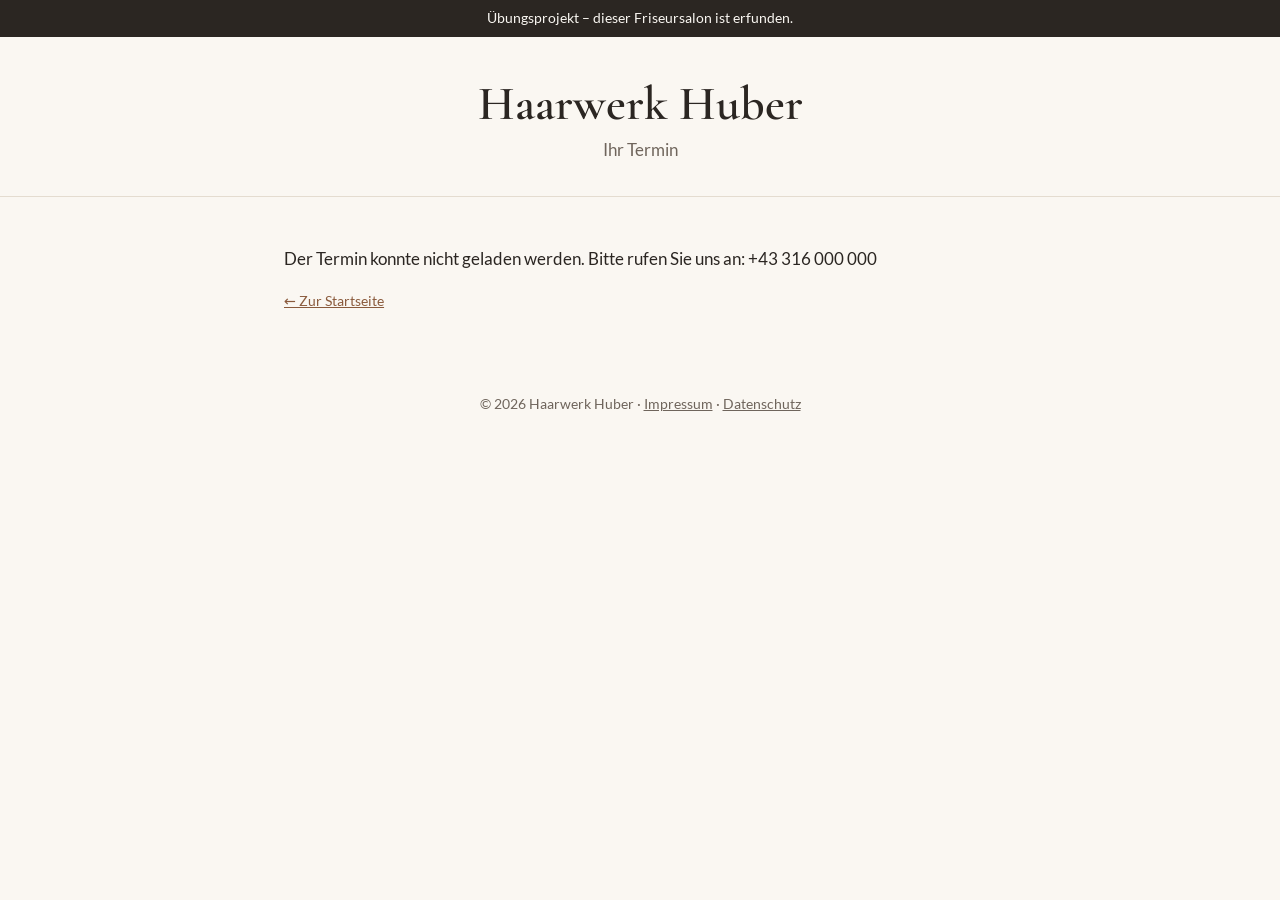
<file: termin.html>
<!DOCTYPE html>
<html lang="de">
<head>
  <meta charset="UTF-8">
  <meta name="viewport" content="width=device-width, initial-scale=1.0">
  <title>Ihr Termin – Haarwerk Huber</title>
  <meta name="robots" content="noindex">
  <link rel="icon" href="favicon.ico?v=2" sizes="any">
  <link rel="icon" href="favicon-32.png?v=2" type="image/png" sizes="32x32">
  <link rel="apple-touch-icon" href="apple-touch-icon.png?v=2">
  <link rel="stylesheet" href="style.css">
</head>
<body class="subpage">

  <div class="notice">Übungsprojekt – dieser Friseursalon ist erfunden.</div>

  <header class="small-header">
    <h1><a href="/">Haarwerk Huber</a></h1>
    <p>Ihr Termin</p>
  </header>

  <main>
    <section>
      <p id="loading">Termin wird geladen …</p>

      <div id="booking" class="hidden">
        <h2>Hallo <span id="b-name"></span></h2>
        <table class="details">
          <tr><td>Leistung</td><td id="b-service"></td></tr>
          <tr><td>Datum</td><td id="b-date"></td></tr>
          <tr><td>Uhrzeit</td><td id="b-time"></td></tr>
          <tr><td>Status</td><td><span id="b-status" class="badge"></span></td></tr>
        </table>

        <div id="actions" class="actions">
          <button type="button" class="button" id="show-move">Termin verschieben</button>
          <button type="button" class="button secondary" id="cancel">Termin stornieren</button>
        </div>
        <p id="reason" class="small hidden"></p>

        <form id="move-form" class="hidden">
          <h2>Neuer Termin</h2>
          <div class="row">
            <label>Datum
              <input type="date" name="date" required>
            </label>
            <label>Uhrzeit
              <select name="time" required></select>
            </label>
          </div>
          <div class="actions">
            <button type="submit" class="button">Verschieben bestätigen</button>
            <button type="button" class="button secondary" id="hide-move">Abbrechen</button>
          </div>
        </form>
      </div>

      <p id="status" role="status"></p>
      <p class="small"><a href="/">← Zur Startseite</a></p>
    </section>
  </main>

  <footer>
    © 2026 Haarwerk Huber · <a href="impressum.html">Impressum</a> · <a href="datenschutz.html">Datenschutz</a>
  </footer>

  <script src="shared.js"></script>
  <script>
    const token = new URLSearchParams(location.search).get('t') || '';
    const $ = (id) => document.getElementById(id);
    const status = $('status');
    const moveForm = $('move-form');
    let booking = null;

    async function load() {
      try {
        const data = await callBooking('GET', { action: 'get', t: token });
        $('loading').classList.add('hidden');
        if (!data.ok) return showStatus(status, 'error', data.message);
        booking = data.booking;
        render();
      } catch (err) {
        $('loading').classList.add('hidden');
        showStatus(status, 'error', 'Der Termin konnte nicht geladen werden. Bitte rufen Sie uns an: ' + PHONE);
      }
    }

    function render() {
      // textContent statt innerHTML: Namen usw. werden nie als HTML ausgeführt
      $('b-name').textContent = booking.name;
      $('b-service').textContent = `${booking.service} (ca. ${booking.duration} Min.)`;
      $('b-date').textContent = booking.dateLong;
      $('b-time').textContent = booking.timeRange;
      $('b-status').textContent = booking.status;
      $('b-status').classList.toggle('cancelled', booking.status.startsWith('storniert'));
      $('actions').classList.toggle('hidden', !booking.canChange);
      $('reason').classList.toggle('hidden', booking.canChange);
      $('reason').textContent = booking.reason;
      $('booking').classList.remove('hidden');
    }

    function setBusy(busy) {
      document.querySelectorAll('button').forEach((b) => (b.disabled = busy));
    }

    // ── Stornieren ──
    $('cancel').addEventListener('click', async () => {
      if (!confirm(`Möchten Sie Ihren Termin am ${booking.dateLong} wirklich stornieren?`)) return;
      setBusy(true);
      showStatus(status, '', 'Wird storniert …');
      try {
        const data = await callBooking('POST', { action: 'cancel', t: token });
        showStatus(status, data.ok ? 'ok' : 'error', data.message);
        if (data.ok) { moveForm.classList.add('hidden'); await reload(); }
      } catch (err) {
        showStatus(status, 'error', 'Das hat leider nicht geklappt. Bitte rufen Sie uns an: ' + PHONE);
      } finally {
        setBusy(false);
      }
    });

    // ── Verschieben ──
    const dateInput = moveForm.elements.date;
    const timeSelect = moveForm.elements.time;
    dateInput.min = todayISO();
    // Freie Zeiten laden. Mit Token: Script nimmt die Dauer der Buchung, eigener Termin gilt als frei
    const updateTimes = () => loadFreeTimes(timeSelect, dateInput.value, { t: token }, booking.duration);
    dateInput.addEventListener('change', updateTimes);

    $('show-move').addEventListener('click', async () => {
      dateInput.value = booking.date;
      moveForm.classList.remove('hidden');
      showStatus(status, '', '');
      await updateTimes();
      timeSelect.value = booking.time;
    });
    $('hide-move').addEventListener('click', () => moveForm.classList.add('hidden'));

    moveForm.addEventListener('submit', async (e) => {
      e.preventDefault();
      if (dateInput.value === booking.date && timeSelect.value === booking.time) {
        return showStatus(status, 'error', 'Das ist Ihr bisheriger Termin. Bitte wählen Sie eine andere Zeit.');
      }
      setBusy(true);
      showStatus(status, '', 'Wird verschoben …');
      try {
        const data = await callBooking('POST', { action: 'move', t: token, date: dateInput.value, time: timeSelect.value });
        showStatus(status, data.ok ? 'ok' : 'error', data.message);
        if (data.ok) { moveForm.classList.add('hidden'); await reload(); }
        else updateTimes(); // z. B. inzwischen belegt → aktuelle freie Zeiten zeigen
      } catch (err) {
        showStatus(status, 'error', 'Das hat leider nicht geklappt. Bitte rufen Sie uns an: ' + PHONE);
      } finally {
        setBusy(false);
      }
    });

    // Termin neu laden, ohne die Erfolgsmeldung zu überschreiben
    async function reload() {
      const data = await callBooking('GET', { action: 'get', t: token });
      if (data.ok) { booking = data.booking; render(); }
    }

    load();
  </script>
</body>
</html>
</file>
<file: style.css>
/* Haarwerk Huber – gemeinsame Styles für alle Seiten
   Richtung A "warm & klassisch": Creme, Kupfer, Dunkelbraun; Cormorant Garamond + Lato.
   Schriften liegen im Ordner fonts/ (selbst gehostet, keine Verbindung zu Google → DSGVO). */

@font-face { font-family: "Cormorant Garamond"; font-weight: 500; font-style: normal; font-display: swap;
  src: url("fonts/cormorant-garamond-latin-500-normal.woff2") format("woff2"); }
@font-face { font-family: "Cormorant Garamond"; font-weight: 600; font-style: normal; font-display: swap;
  src: url("fonts/cormorant-garamond-latin-600-normal.woff2") format("woff2"); }
@font-face { font-family: "Cormorant Garamond"; font-weight: 500; font-style: italic; font-display: swap;
  src: url("fonts/cormorant-garamond-latin-500-italic.woff2") format("woff2"); }
@font-face { font-family: "Lato"; font-weight: 400; font-style: normal; font-display: swap;
  src: url("fonts/lato-latin-400-normal.woff2") format("woff2"); }
@font-face { font-family: "Lato"; font-weight: 700; font-style: normal; font-display: swap;
  src: url("fonts/lato-latin-700-normal.woff2") format("woff2"); }

:root {
  --bg: #faf7f2;
  --bg-alt: #f3ece2;
  --text: #2b2622;
  --muted: #6f655c;
  --accent: #8a5a3c;
  --accent-dark: #6f4630;
  --line: #e4dcd0;
  --serif: "Cormorant Garamond", Georgia, "Times New Roman", serif;
  --sans: "Lato", system-ui, -apple-system, "Segoe UI", sans-serif;
  --header-h: 4.25rem;
}
* { box-sizing: border-box; margin: 0; padding: 0; }
html { scroll-behavior: smooth; scroll-padding-top: calc(var(--header-h) + 1rem); }
@media (prefers-reduced-motion: reduce) { html { scroll-behavior: auto; } }
body {
  font-family: var(--sans);
  background: var(--bg);
  color: var(--text);
  line-height: 1.65;
  font-size: 1.0625rem;
}
img { max-width: 100%; display: block; }
a { color: var(--accent); }
h1, h2, h3 { font-family: var(--serif); font-weight: 500; line-height: 1.15; }
h2 { font-size: clamp(2rem, 5vw, 2.75rem); color: var(--text); margin-bottom: 0.5rem; }
h3 { font-size: 1.5rem; }
.eyebrow {
  font-family: var(--sans); font-size: 0.8rem; letter-spacing: 0.18em; text-transform: uppercase;
  color: var(--accent); margin-bottom: 0.5rem; display: block;
}
.lead { color: var(--muted); max-width: 38rem; margin-bottom: 2rem; }
.small { color: var(--muted); font-size: 0.9rem; margin-top: 1rem; }

.notice {
  background: var(--text); color: var(--bg); text-align: center;
  font-size: 0.85rem; padding: 0.45rem 1rem;
}

/* ───────── Buttons ───────── */
.button {
  display: inline-block; padding: 0.85rem 1.8rem; min-height: 44px;
  background: var(--accent); color: #fff; text-decoration: none;
  font-family: var(--sans); font-size: 1rem; font-weight: 700; letter-spacing: 0.02em;
  border: 1px solid var(--accent); border-radius: 2px; cursor: pointer;
  transition: background 0.2s, color 0.2s;
}
.button:hover { background: var(--accent-dark); border-color: var(--accent-dark); }
.button.secondary, .button.ghost { background: transparent; color: var(--accent); }
.button.secondary:hover, .button.ghost:hover { background: var(--accent); color: #fff; }
.button.light { background: transparent; color: #fff; border-color: rgba(255,255,255,0.8); }
.button.light:hover { background: #fff; color: var(--text); }
:focus-visible { outline: 2px solid var(--accent); outline-offset: 3px; }

/* ───────── Kopfzeile mit Menü (bleibt oben stehen) ───────── */
.site-header {
  position: sticky; top: 0; z-index: 50; transition: box-shadow 0.3s;
  background: rgba(250, 247, 242, 0.96);
  border-bottom: 1px solid var(--line);
  backdrop-filter: blur(6px);
}
.site-header .inner {
  max-width: 1120px; margin: 0 auto; padding: 0 1.25rem; height: var(--header-h);
  display: flex; align-items: center; gap: 1.5rem;
}
.site-header.scrolled { box-shadow: 0 6px 20px -10px rgba(43, 38, 34, 0.35); }
.logo { font-family: var(--serif); font-size: 1.6rem; font-weight: 600; color: var(--text); text-decoration: none; white-space: nowrap; }
.logo span { color: var(--accent); }
.site-nav { margin-left: auto; }
.site-nav ul { list-style: none; display: flex; gap: 1.75rem; }
.site-nav a { color: var(--text); text-decoration: none; font-size: 0.95rem; padding: 0.5rem 0; }
.site-nav a:hover { color: var(--accent); }
.header-cta .short { display: none; }
.header-cta { padding: 0.6rem 1.2rem; font-size: 0.9rem; white-space: nowrap; min-height: 0; }
.menu-toggle {
  display: none; margin-left: auto; background: none; border: 1px solid var(--line); border-radius: 2px;
  width: 44px; height: 44px; cursor: pointer; color: var(--text); font-size: 1.4rem; line-height: 1;
}

/* Handy: Menü wird zum Aufklappmenü (☰) */
@media (max-width: 860px) {
  .menu-toggle { display: block; }
  .header-cta { padding: 0.55rem 0.9rem; }
  .site-nav {
    position: absolute; top: var(--header-h); left: 0; right: 0; margin: 0;
    background: var(--bg); border-bottom: 1px solid var(--line);
    box-shadow: 0 12px 24px rgba(43, 38, 34, 0.08);
    display: none;
  }
  .site-nav.open { display: block; }
  .site-nav ul { flex-direction: column; gap: 0; padding: 0.5rem 1.25rem 1rem; }
  .site-nav a { display: block; padding: 0.85rem 0; border-bottom: 1px solid var(--line); font-size: 1.05rem; }
  .site-nav li:last-child a { border-bottom: none; }
}
@media (max-width: 860px) { .site-header .inner { gap: 0.75rem; } }
@media (max-width: 480px) { .logo { font-size: 1.35rem; } .header-cta .long { display: none; } .header-cta .short { display: inline; } }

/* ───────── Hero: Text links, Foto rechts (Foto behält seine Form) ───────── */
.hero { padding: clamp(2.5rem, 6vw, 5rem) 1.25rem; overflow: hidden; }
.hero .inner {
  max-width: 1120px; margin: 0 auto;
  display: grid; grid-template-columns: 1fr 1fr; gap: clamp(2rem, 5vw, 4.5rem); align-items: center;
}
.hero h1 { font-size: clamp(2.8rem, 6.5vw, 4.6rem); font-weight: 500; }
.hero h1 em { font-style: italic; color: var(--accent); }
.hero p { font-size: 1.15rem; max-width: 30rem; margin: 1.25rem 0 2rem; color: var(--muted); }
.hero .actions { display: flex; flex-wrap: wrap; gap: 0.75rem; }
.hero-photo { position: relative; }
.hero-photo img { width: 100%; height: auto; border-radius: 2px; box-shadow: 0 24px 48px -24px rgba(43, 38, 34, 0.45); }
.hero-photo::before { /* versetzter Rahmen hinter dem Foto */
  content: ""; position: absolute; inset: 1.25rem -1.25rem -1.25rem 1.25rem;
  border: 1px solid var(--accent); border-radius: 2px; z-index: -1;
}
.hero .facts { margin-top: 2.5rem; }
@media (max-width: 860px) {
  .hero .inner { grid-template-columns: 1fr; }
  .hero-photo { margin-right: 1.25rem; }
}

/* ───────── Abschnitte ───────── */
.section { padding: clamp(3.5rem, 8vw, 6rem) 1.25rem; }
.section.alt { background: var(--bg-alt); }
.container { max-width: 1120px; margin: 0 auto; }
.narrow { max-width: 760px; margin: 0 auto; }

/* Über uns: Text + Bild nebeneinander */
.split { display: grid; grid-template-columns: 1.4fr 0.6fr; gap: clamp(2rem, 6vw, 5rem); align-items: center; }
.split img { width: 100%; max-width: 360px; height: auto; justify-self: end; border-radius: 2px; }
.facts { display: flex; flex-wrap: wrap; gap: 2rem; margin-top: 2rem; }
.facts strong { display: block; font-family: var(--serif); font-size: 2.2rem; font-weight: 600; color: var(--accent); line-height: 1; }
.facts span { color: var(--muted); font-size: 0.9rem; }
@media (max-width: 760px) { .split { grid-template-columns: 1fr; } .split img { max-width: 280px; justify-self: start; } }

/* Preise: Aufklapp-Liste (details/summary) */
.accordion { border-top: 1px solid var(--line); }
.accordion details { border-bottom: 1px solid var(--line); }
.accordion summary {
  list-style: none; cursor: pointer; min-height: 44px;
  display: flex; align-items: center; justify-content: space-between; gap: 1rem;
  padding: 1.15rem 0.25rem; font-family: var(--serif); font-size: 1.6rem; font-weight: 500;
}
.accordion summary::-webkit-details-marker { display: none; }
.accordion summary::after {
  content: "+"; font-family: var(--sans); font-size: 1.5rem; color: var(--accent);
  transition: transform 0.2s;
}
.accordion details[open] summary::after { transform: rotate(45deg); }
.accordion summary .from { font-family: var(--sans); font-size: 0.9rem; color: var(--muted); margin-left: auto; margin-right: 0.75rem; }
.accordion .panel { padding: 0 0.25rem 1.25rem; }
.price-row {
  display: grid; grid-template-columns: 1fr auto auto; align-items: baseline; gap: 0.5rem 1rem;
  padding: 0.75rem 0; border-bottom: 1px dotted var(--line);
}
.price-row:last-child { border-bottom: none; }
.price-row .name { font-weight: 700; }
.price-row .meta { display: block; color: var(--muted); font-size: 0.85rem; font-weight: 400; }
.price-row .price { white-space: nowrap; }
.price-row .book { font-size: 0.85rem; white-space: nowrap; }
@media (max-width: 520px) {
  .price-row { grid-template-columns: 1fr auto; }
  .price-row .book { grid-column: 1 / -1; }
}

/* FAQ nutzt dieselbe Aufklapp-Optik, nur kleiner */
.accordion.faq summary { font-family: var(--sans); font-size: 1.05rem; font-weight: 700; }
.accordion.faq .panel p { color: var(--muted); max-width: 44rem; }

/* Team */
.team { display: grid; grid-template-columns: repeat(auto-fit, minmax(220px, 1fr)); gap: 1.5rem; }
.member { background: var(--bg); border: 1px solid var(--line); padding: 2rem 1.5rem; text-align: center; transition: transform 0.3s, box-shadow 0.3s; }
.member:hover { transform: translateY(-4px); box-shadow: 0 16px 32px -20px rgba(43, 38, 34, 0.4); }
.avatar {
  width: 96px; height: 96px; margin: 0 auto 1.25rem; border-radius: 50%;
  display: grid; place-items: center;
  background: var(--accent); color: #fff; font-family: var(--serif); font-size: 2.2rem; font-weight: 600;
}
.member:nth-child(2) .avatar { background: #a77a5c; }
.member:nth-child(3) .avatar { background: #5e4a3c; }
.member .role { color: var(--accent); font-size: 0.85rem; letter-spacing: 0.12em; text-transform: uppercase; margin: 0.25rem 0 0.75rem; }
.member p:last-child { color: var(--muted); font-size: 0.95rem; }

/* Galerie */
.gallery { columns: 4 220px; column-gap: 1rem; }
.gallery figure { break-inside: avoid; margin-bottom: 1rem; overflow: hidden; border-radius: 2px; background: var(--line); }
.gallery img { width: 100%; height: auto; transition: transform 0.6s cubic-bezier(.2,.7,.2,1); }
.gallery figure:hover img { transform: scale(1.04); }
.gallery figure:first-child { margin-top: 3rem; } /* versetzter Start = lockereres Bild */
@media (max-width: 640px) { .gallery { columns: 2; column-gap: 0.75rem; } .gallery figure { margin-bottom: 0.75rem; } .gallery figure:first-child { margin-top: 1.5rem; } }

/* Bewertungen */
.reviews { display: grid; grid-template-columns: repeat(auto-fit, minmax(240px, 1fr)); gap: 1.5rem; }
.review { border-left: 3px solid var(--accent); padding: 0.25rem 0 0.25rem 1.25rem; }
.review blockquote { font-family: var(--serif); font-style: italic; font-size: 1.35rem; line-height: 1.4; }
.review figcaption { color: var(--muted); font-size: 0.9rem; margin-top: 0.75rem; }
.stars { color: var(--accent); letter-spacing: 0.15em; font-size: 0.95rem; margin-bottom: 0.5rem; }

/* Kontakt + Öffnungszeiten */
.contact { display: grid; grid-template-columns: 1fr 1fr; gap: 2.5rem; }
@media (max-width: 700px) { .contact { grid-template-columns: 1fr; } }
.contact h3 { margin-bottom: 0.75rem; }
.contact address { font-style: normal; }

/* ───────── Tabellen, Formular (auch termin.html) ───────── */
table { width: 100%; border-collapse: collapse; }
td { padding: 0.6rem 0; border-bottom: 1px dotted var(--line); }
td:last-child { text-align: right; white-space: nowrap; }
form { display: grid; gap: 1rem; }
.row { display: grid; grid-template-columns: 1fr 1fr; gap: 1rem; }
@media (max-width: 560px) { .row { grid-template-columns: 1fr; } }
label { display: grid; gap: 0.3rem; font-size: 0.9rem; color: var(--muted); }
input, select, textarea {
  font: inherit; color: var(--text); background: #fff; min-height: 44px;
  border: 1px solid var(--line); border-radius: 2px; padding: 0.65rem 0.75rem;
}
input:focus, select:focus, textarea:focus { outline: 2px solid var(--accent); outline-offset: 0; border-color: var(--accent); }
textarea { min-height: 5rem; resize: vertical; }
form button { justify-self: start; margin-top: 0.5rem; }
form button:disabled { opacity: 0.6; cursor: wait; }
.hp { position: absolute; left: -9999px; }
#form-status { min-height: 1.5rem; }
#form-status.ok { color: #2f6b3a; }
#form-status.error { color: #a33a2a; }
.booking-card { background: #fff; border: 1px solid var(--line); padding: clamp(1.5rem, 4vw, 2.25rem); box-shadow: 0 20px 40px -28px rgba(43, 38, 34, 0.35); }
.booking-card { display: grid; grid-template-columns: 0.75fr 1.25fr; gap: clamp(1.5rem, 4vw, 3rem); align-items: start; }
@media (max-width: 860px) { .booking-card { grid-template-columns: 1fr; gap: 0.5rem; } .booking-intro .small { display: none; } }
.booking-card h2 { font-size: clamp(1.9rem, 4vw, 2.3rem); }
.booking-card .lead { margin-bottom: 1.25rem; font-size: 0.95rem; }
#termin.section { padding-top: clamp(2.5rem, 6vw, 4rem); }

/* ───────── Fußzeile ───────── */
.site-footer { background: var(--text); color: #d9cfc4; text-align: center; font-size: 0.9rem; padding: 2.5rem 1.25rem; }
.site-footer a { color: inherit; }
.site-footer .logo { color: #fff; display: inline-block; margin-bottom: 0.5rem; }
.site-footer .logo span { color: #d4a585; } /* hellerer Kupferton: genug Kontrast auf Dunkelbraun */

/* ───────── Unterseiten (termin.html, Impressum, Datenschutz) ───────── */
header.small-header { text-align: center; padding: 2.5rem 1.5rem 2rem; border-bottom: 1px solid var(--line); }
header.small-header h1 { font-size: clamp(2.2rem, 5vw, 3rem); font-weight: 600; }
header.small-header a { color: inherit; text-decoration: none; }
header.small-header p { color: var(--muted); margin-top: 0.25rem; }
/* nur auf den Unterseiten (body class="subpage"), nicht auf der Startseite */
.subpage > main { max-width: 760px; margin: 0 auto; padding: 0 1.5rem; }
.subpage > main > section { padding: 3rem 0; }
.subpage > main h2 { font-size: 1.9rem; margin-bottom: 1rem; }
.subpage > footer { text-align: center; font-size: 0.85rem; color: var(--muted); padding: 2rem 1rem 3rem; }
.subpage > footer a { color: inherit; }
.details { width: 100%; margin: 1rem 0 2rem; }
.details td:first-child { color: var(--muted); width: 35%; }
.details td:last-child { text-align: left; white-space: normal; }
.actions { display: flex; flex-wrap: wrap; gap: 0.75rem; }
button.button { font-size: 1rem; }
.hidden { display: none !important; }
#move-form { margin-top: 2rem; }
.badge { display: inline-block; font-size: 0.85rem; padding: 0.15rem 0.6rem; border-radius: 2px; background: var(--line); }
.badge.cancelled { background: #f3d9d4; color: #a33a2a; }
.legal h2 { font-size: 1.5rem; margin: 2rem 0 0.75rem; }
.legal h2:first-child { margin-top: 0; }
.legal p, .legal ul { margin-bottom: 1rem; }
.legal ul { padding-left: 1.25rem; }
.fictional { background: var(--bg-alt); border-left: 3px solid var(--accent); padding: 0.75rem 1rem; font-size: 0.9rem; margin-bottom: 2rem; }

/* ───────── Bewegung ───────── */
/* Aufklappen der Preise/FAQ weich animieren (Chrome/Edge; andere Browser klappen einfach auf) */
:root { interpolate-size: allow-keywords; }
.accordion details::details-content {
  height: 0; overflow: clip;
  transition: height 0.35s ease, content-visibility 0.35s allow-discrete;
}
.accordion details[open]::details-content { height: auto; }

/* Beim Scrollen weich einblenden. Nur wenn JavaScript läuft (Klasse "js" am <html>),
   sonst bleibt alles sichtbar. */
.js [data-reveal] {
  opacity: 0; transform: translateY(28px);
  transition: opacity 0.8s ease, transform 0.8s cubic-bezier(.2,.7,.2,1);
  transition-delay: var(--delay, 0s);
}
.js [data-reveal].visible { opacity: 1; transform: none; }

/* Hero beim Laden: Text und Foto kommen nacheinander */
.js .hero [data-intro] { opacity: 0; transform: translateY(18px); animation: intro 0.9s cubic-bezier(.2,.7,.2,1) forwards; animation-delay: var(--delay, 0s); }
.js .hero .hero-photo[data-intro] { transform: translateY(0) scale(0.97); }
@keyframes intro { to { opacity: 1; transform: none; } }

/* Wer in den Systemeinstellungen "Bewegung reduzieren" an hat, bekommt keine Effekte */
@media (prefers-reduced-motion: reduce) {
  .js [data-reveal], .js .hero [data-intro] { opacity: 1; transform: none; transition: none; animation: none; }
  .gallery img, .member { transition: none; }
  .accordion details::details-content { transition: none; }
}

/* TIMIFY-Buchung (Startseite): Platzhalter bis zum Klick, danach das eingebettete Widget */
.timify-box { display: grid; gap: 1rem; align-content: start; }
.timify-box .button { justify-self: start; }
.timify-frame { width: 100%; height: 760px; border: 0; background: #fff; }
@media (max-width: 560px) { .timify-frame { height: 820px; } }
</file>
